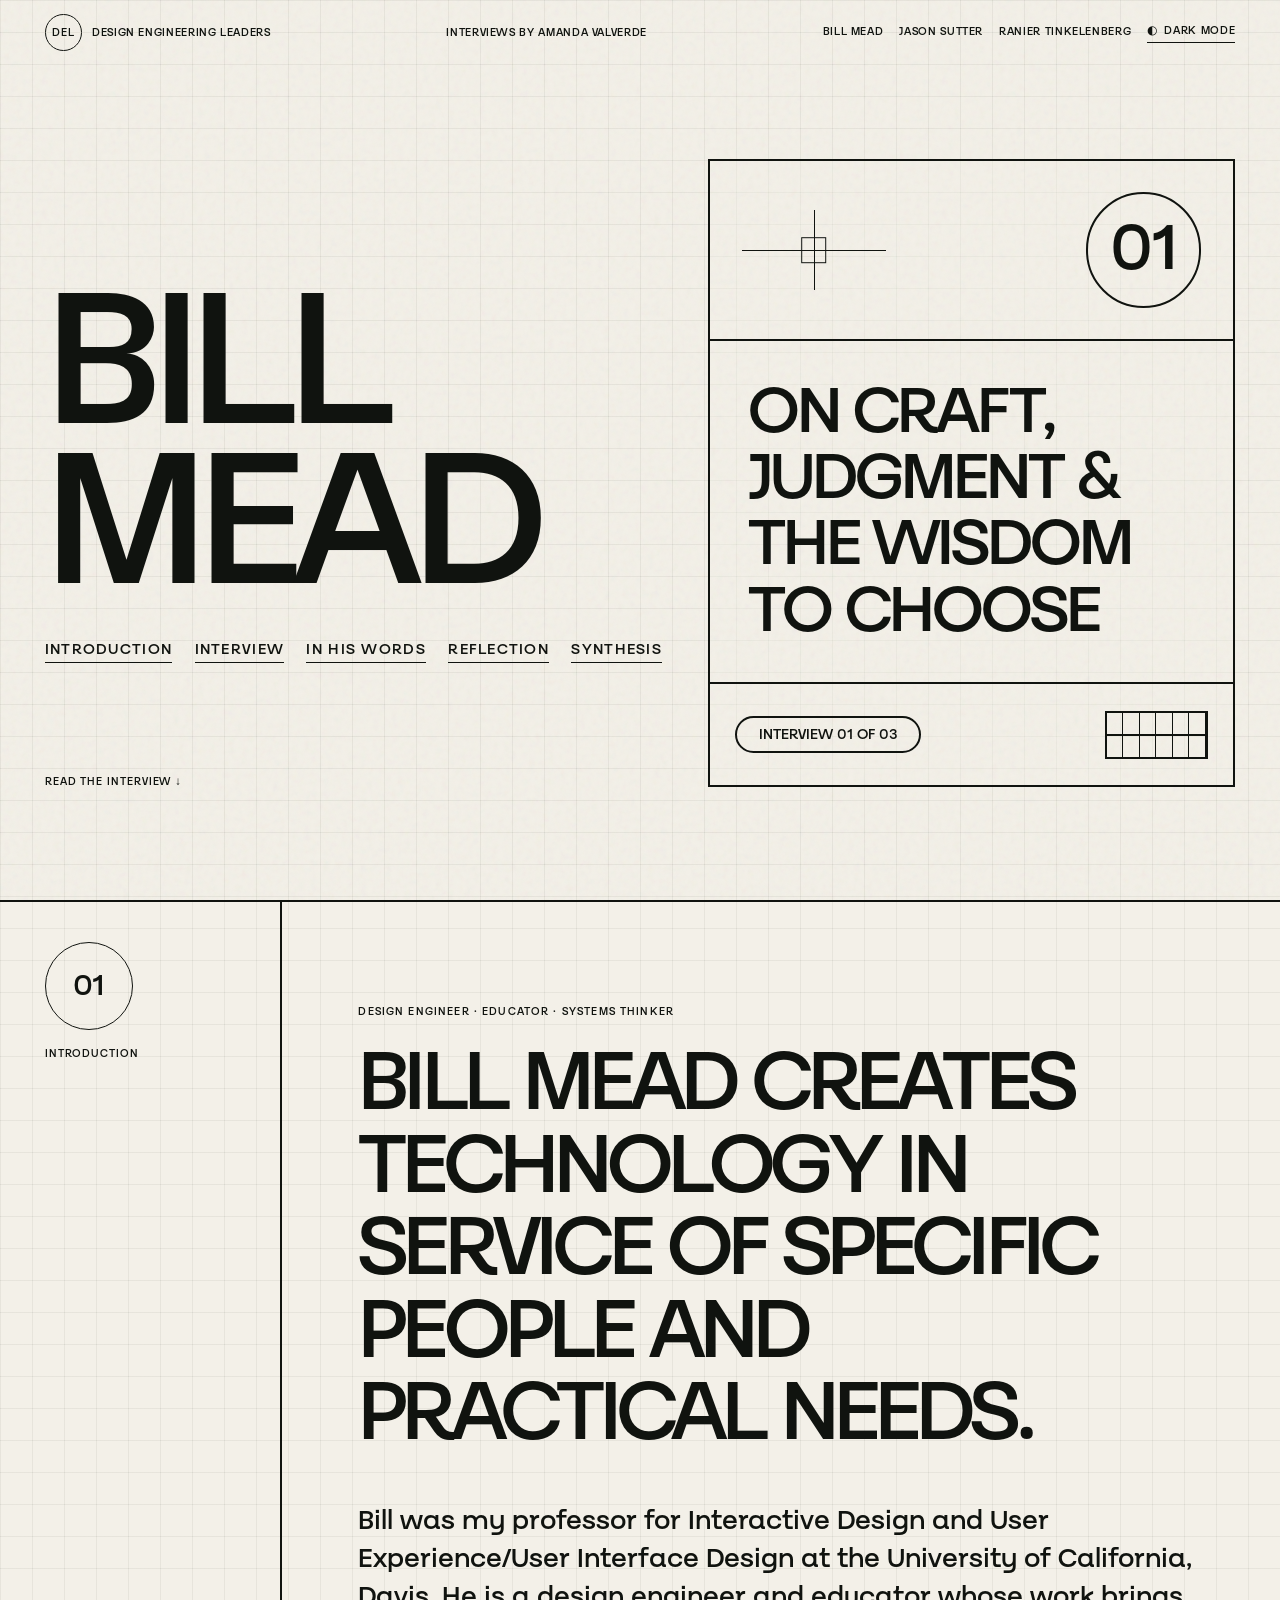
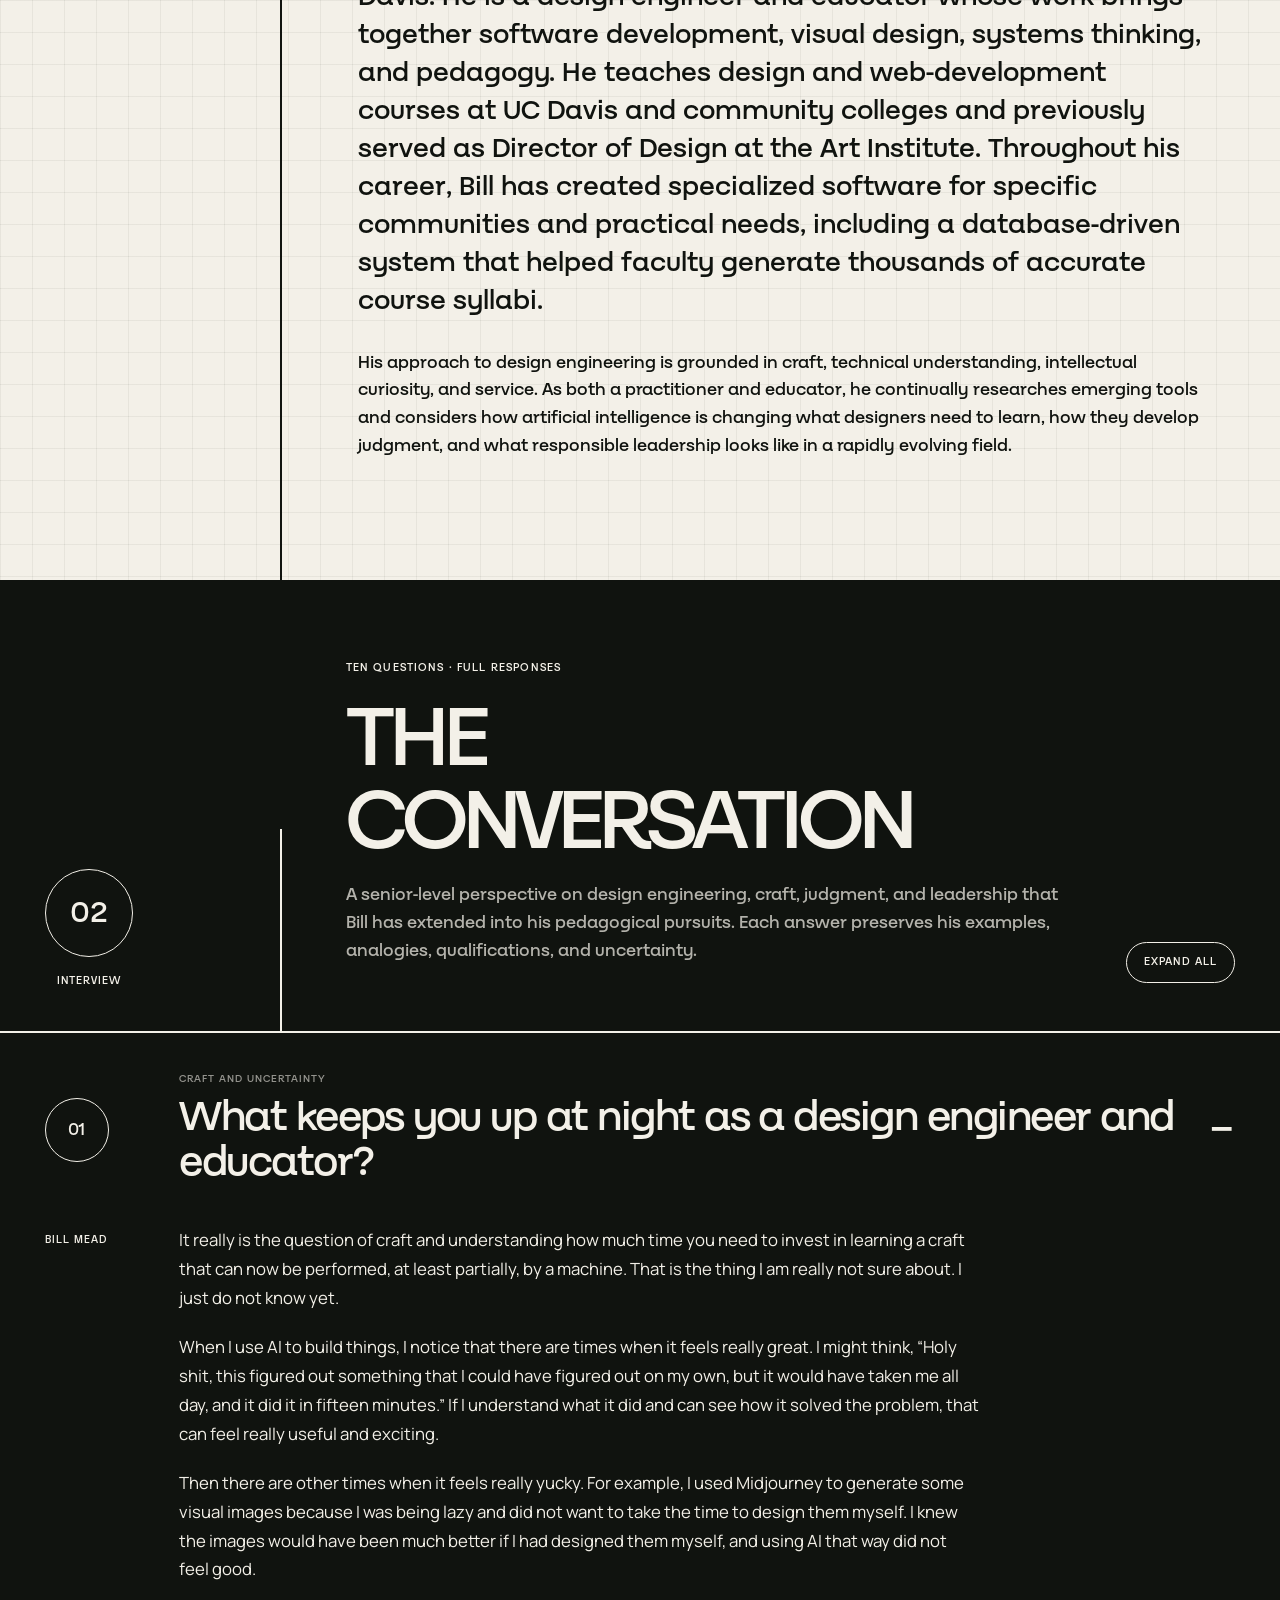
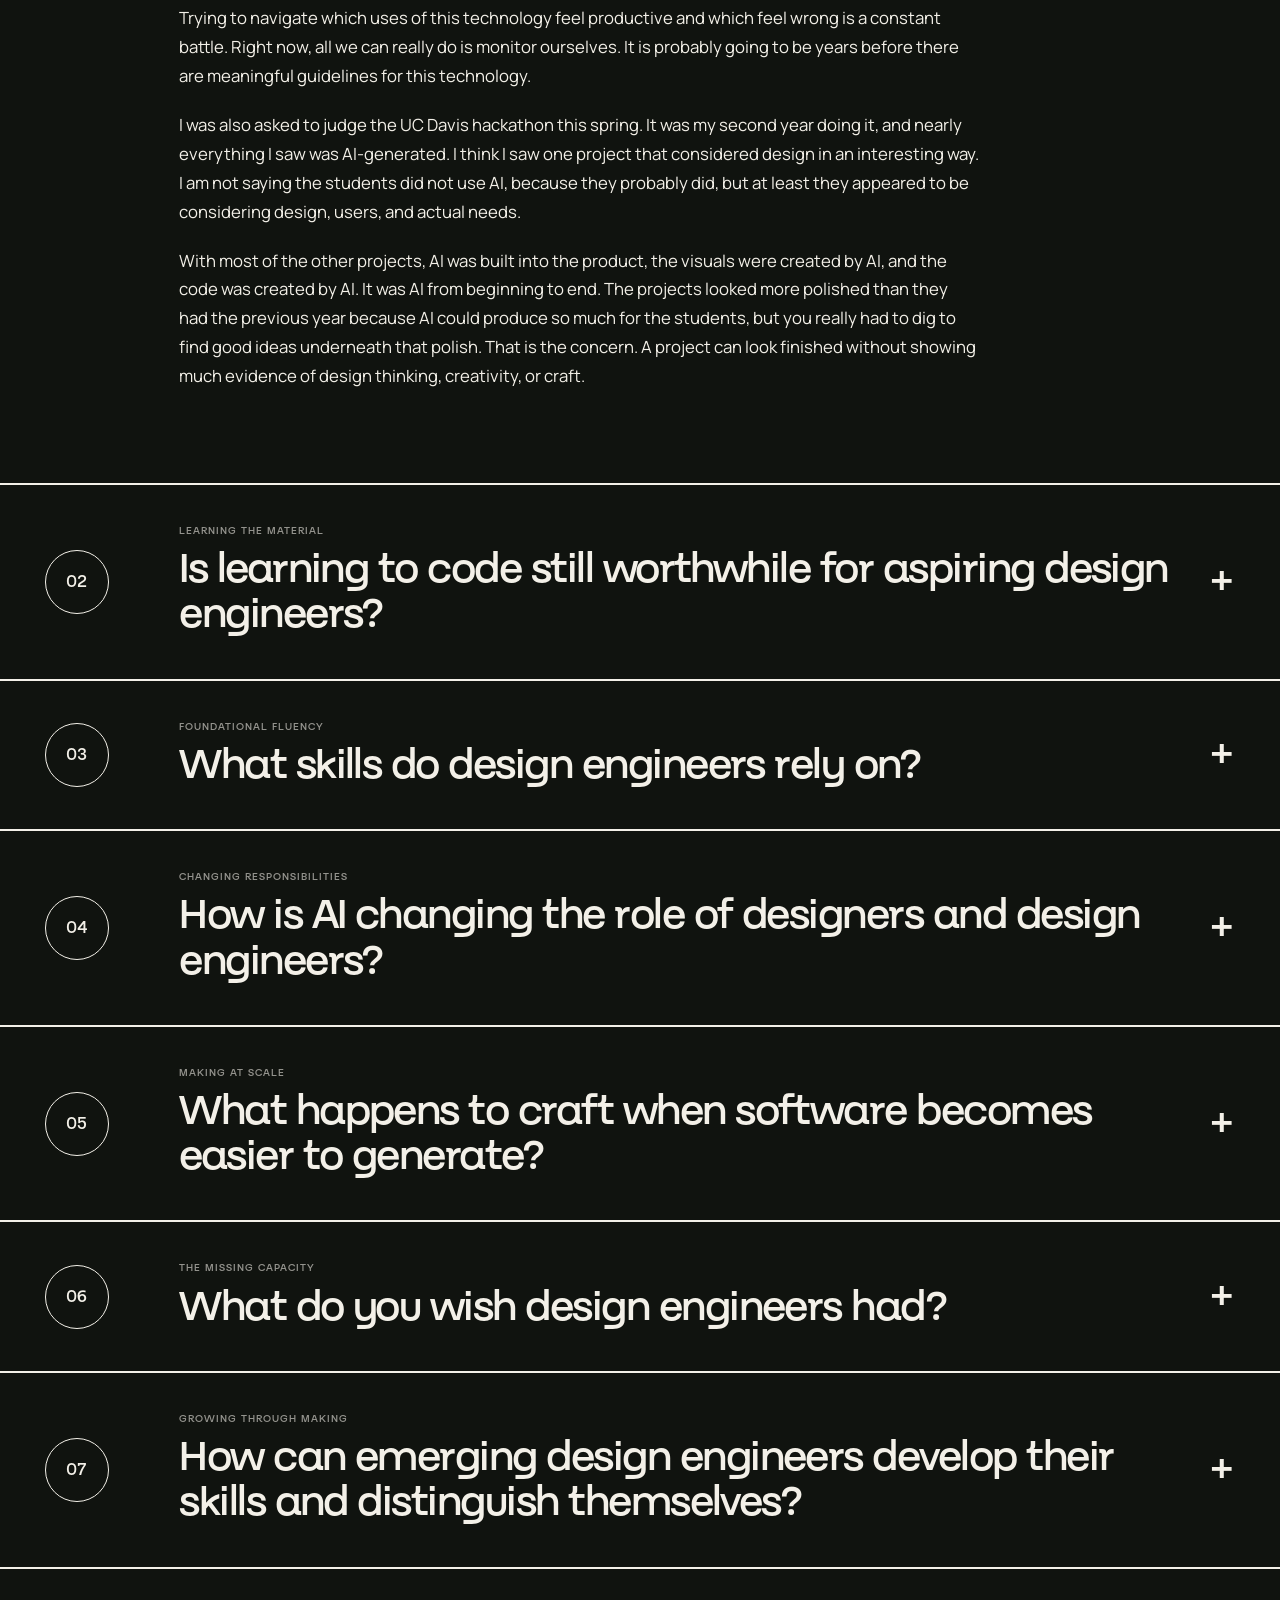
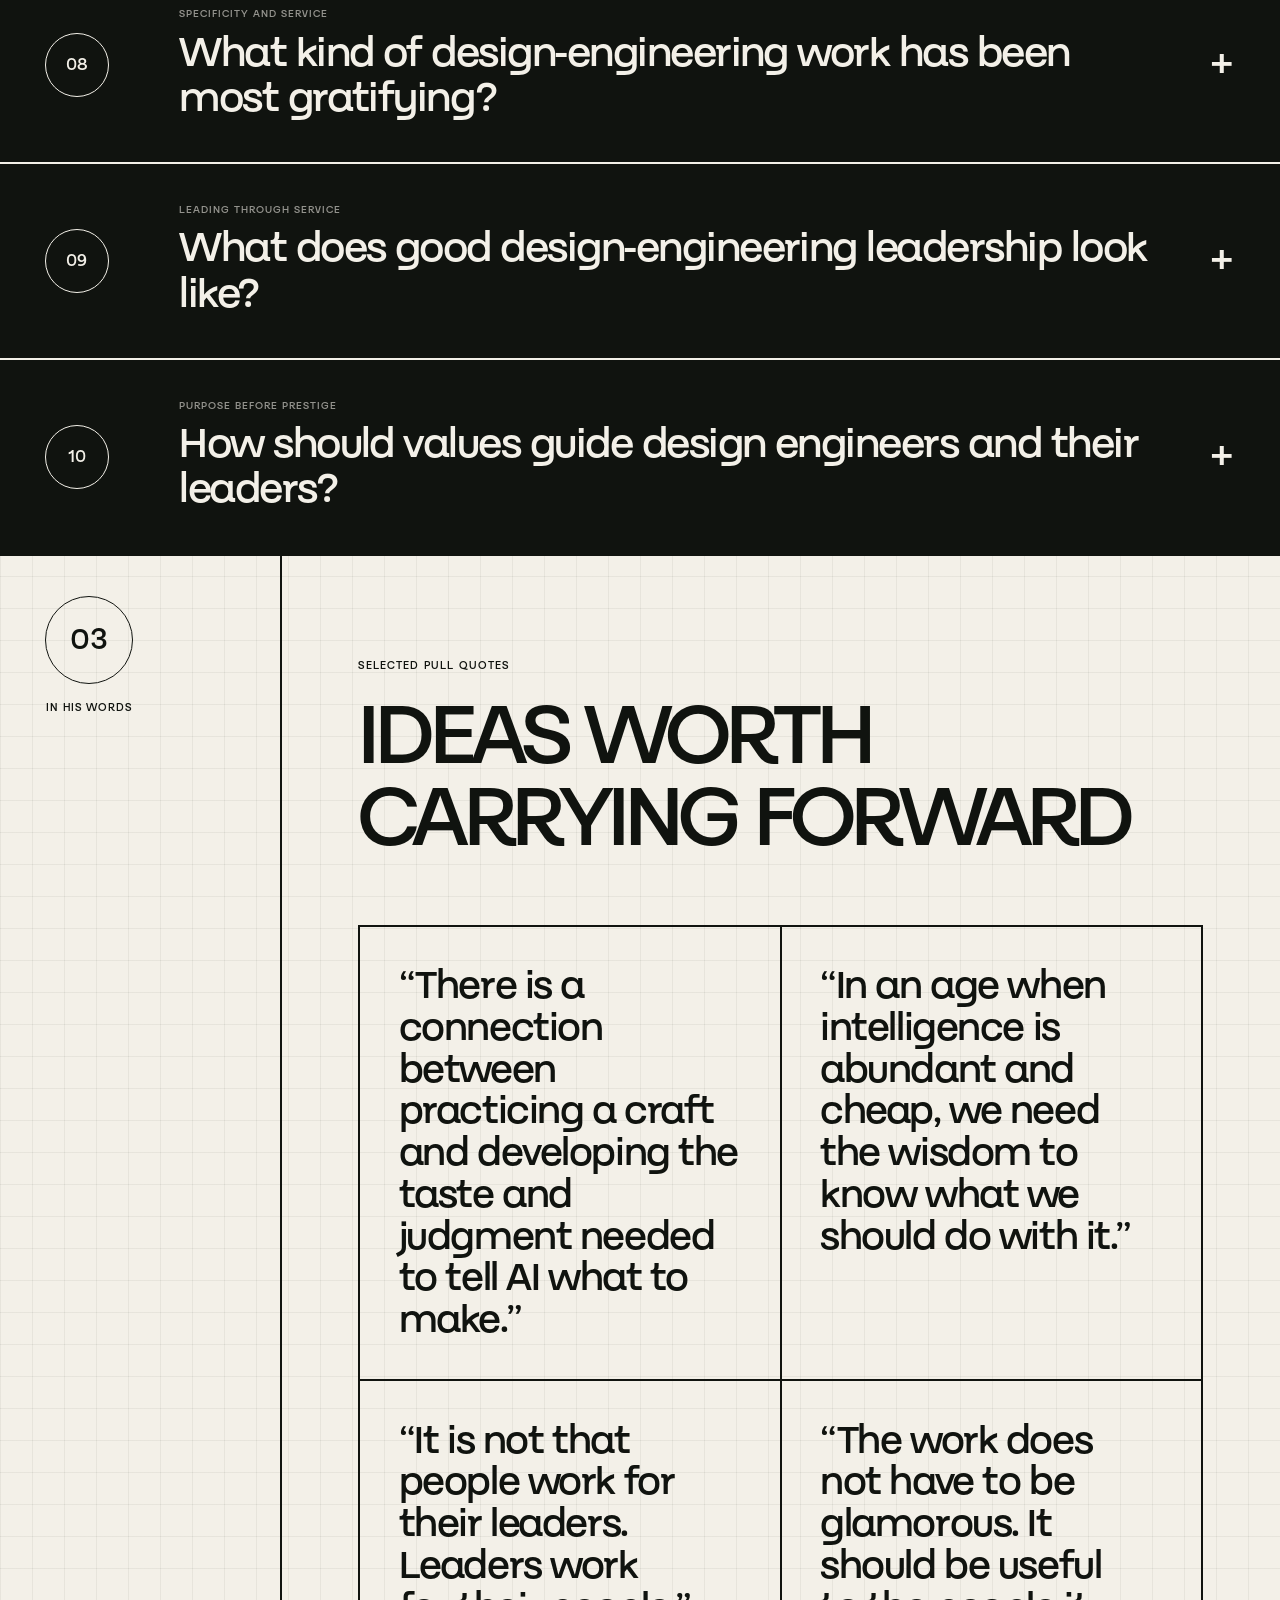
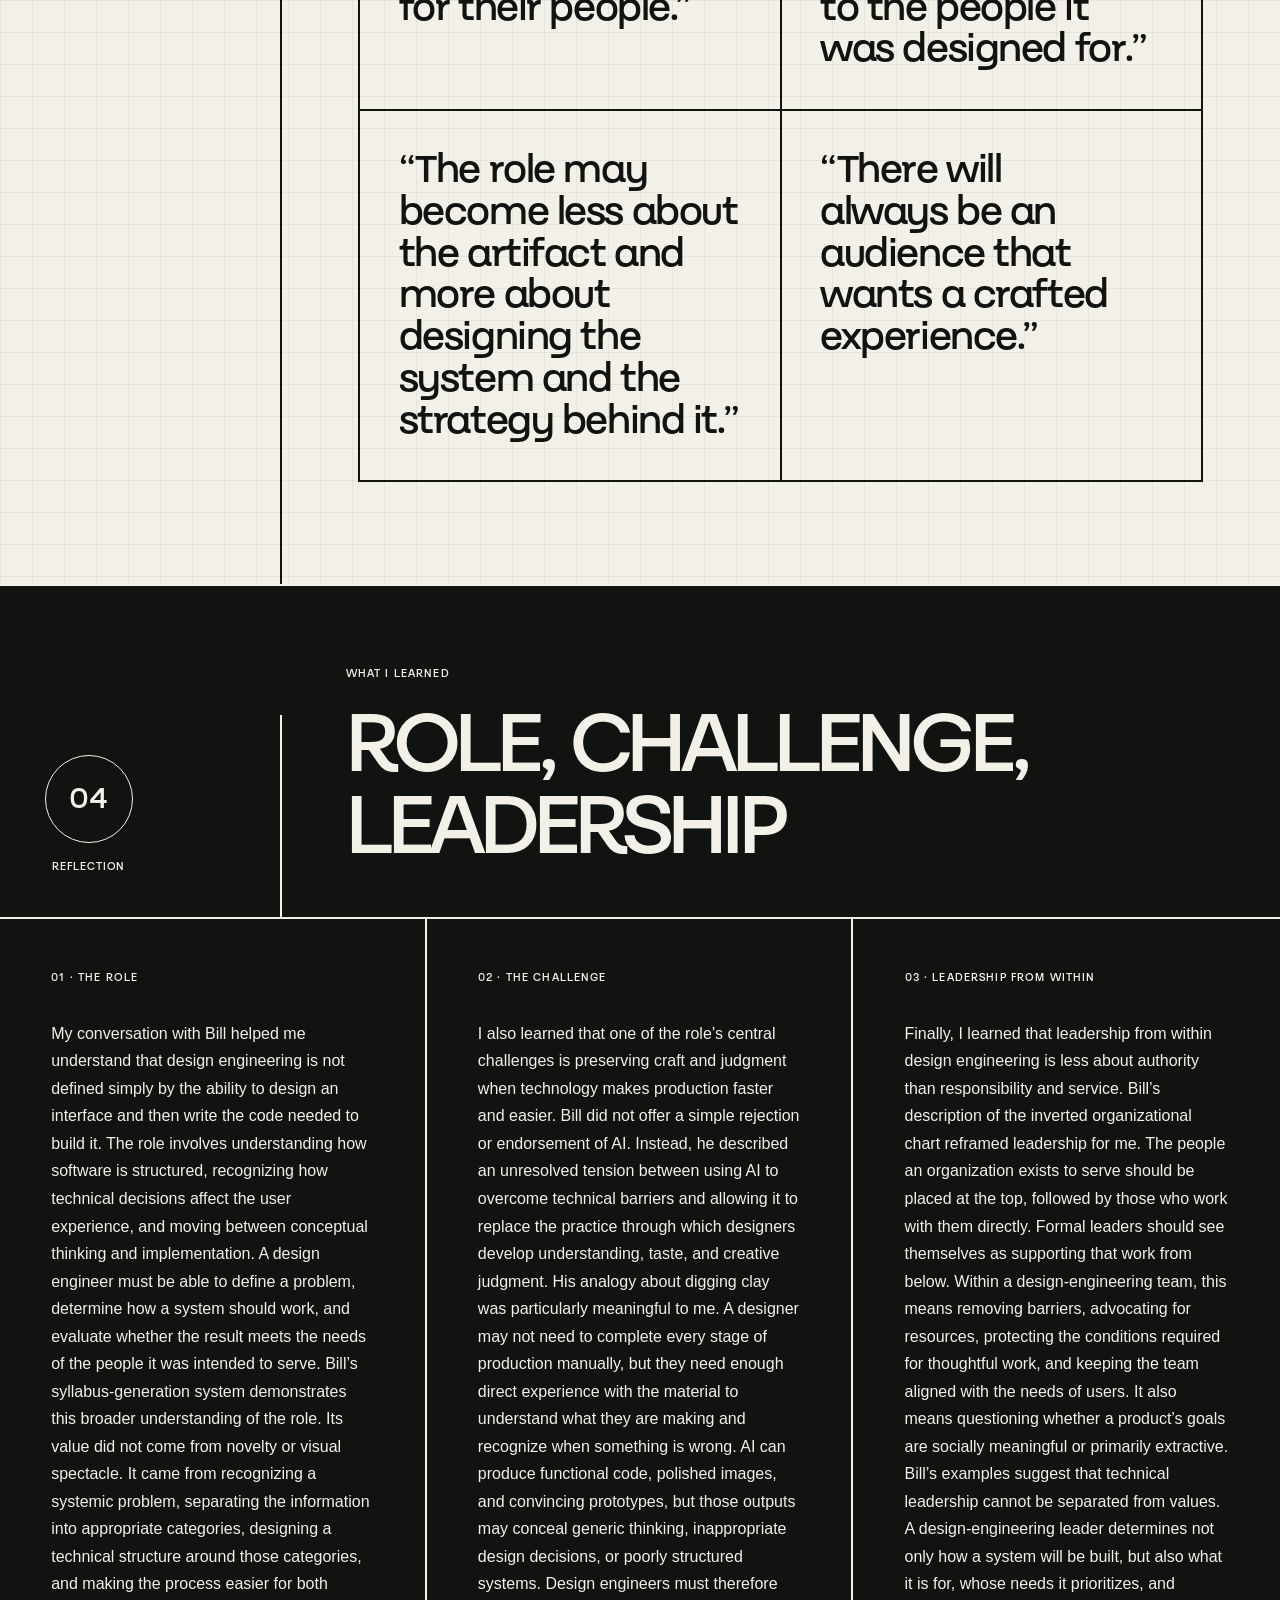
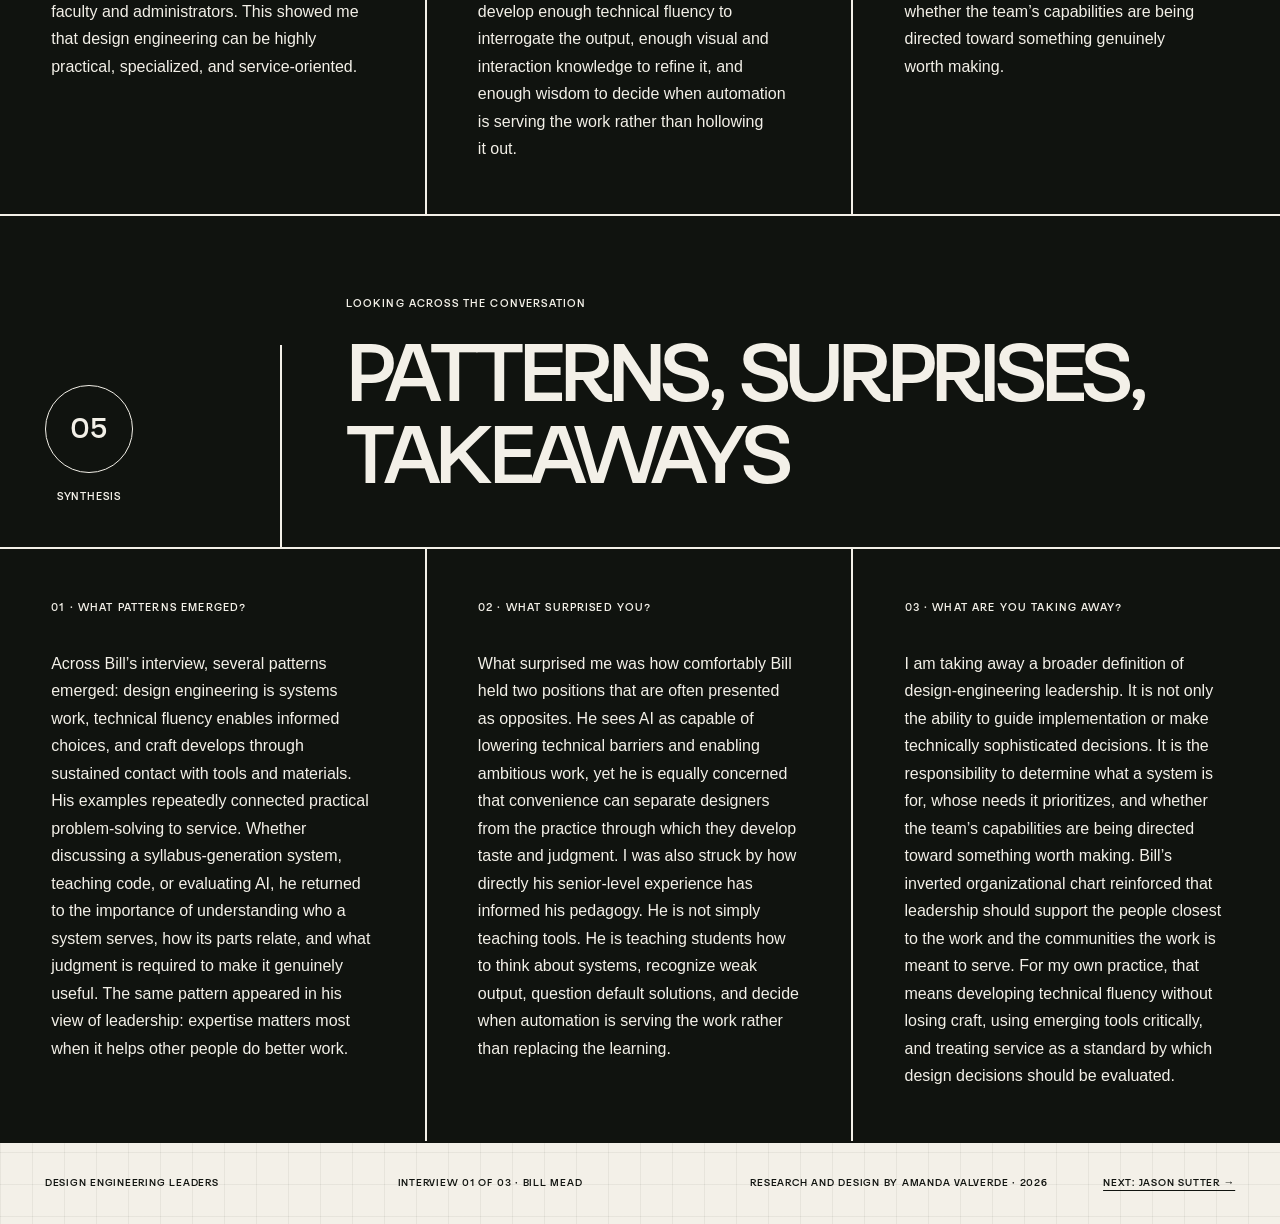
<file: index.html>
<!doctype html>
<html lang="en">
<head>
  <meta charset="UTF-8">
  <meta name="viewport" content="width=device-width, initial-scale=1.0">
  <meta name="description" content="Amanda Valverde interviews design engineer and educator Bill Mead about craft, judgment, AI, technical fluency, and service-centered leadership.">
  <meta name="theme-color" content="#f3f0e8">
  <title>Bill Mead | Design Engineering Leaders</title>
  <link rel="stylesheet" href="styles.css">
  <script src="script.js" defer></script>
</head>
<body>
  <a class="skip-link" href="#main">Skip to interview</a>

  <header class="site-header" data-header>
    <a class="brand" href="#top" aria-label="Design Engineering Leaders, back to top">
      <span>DEL</span>
      <span>Design Engineering Leaders</span>
    </a>
    <p class="header-credit">INTERVIEWS BY AMANDA VALVERDE</p>
    <button class="menu-button" type="button" aria-expanded="false" aria-controls="site-nav">
      <span>Menu</span><span aria-hidden="true">+</span>
    </button>
    <nav id="site-nav" class="site-nav" aria-label="Primary navigation">
      <a href="#top" aria-current="page">Bill Mead</a>
      <a href="jason-sutter.html">Jason Sutter</a>
      <a href="ranier-tinkelenberg.html">Ranier Tinkelenberg</a>
      <button class="theme-toggle" type="button" data-theme-toggle aria-pressed="false"><span aria-hidden="true">◐</span><span data-theme-label>Dark mode</span></button>
    </nav>
  </header>

  <main id="main">
    <section class="hero" id="top" aria-labelledby="hero-title">
      <div class="hero-identity">
        <div class="hero-name" aria-label="Bill Mead">
          <span>BILL</span>
          <span>MEAD</span>
        </div>
        <nav class="hero-anchor-links" aria-label="Bill Mead page sections">
          <a href="#introduction">Introduction</a>
          <a href="#interview">Interview</a>
          <a href="#in-his-words">In his words</a>
          <a href="#reflection">Reflection</a>
          <a href="#synthesis">Synthesis</a>
        </nav>
        <a class="scroll-cue" href="#introduction">Read the interview <span aria-hidden="true">↓</span></a>
      </div>

      <div class="hero-module">
        <div class="module-top">
          <span class="crosshair" aria-hidden="true"><i></i></span>
          <span class="issue-number">01</span>
        </div>
        <div class="module-title">
          <h1 id="hero-title">On craft,<br>judgment &amp;<br>the wisdom<br>to choose</h1>
        </div>
        <div class="module-bottom">
          <span class="interview-label">Interview 01 of 03</span>
          <span class="mini-grid" aria-hidden="true"></span>
        </div>
      </div>

    </section>

    <section class="introduction ruled-section" id="introduction" aria-labelledby="intro-title">
      <div class="section-marker">
        <span>01</span>
        <p>Introduction</p>
      </div>
      <div class="intro-copy">
        <p class="eyebrow">Design engineer · Educator · Systems thinker</p>
        <h2 id="intro-title">Bill Mead creates technology in service of specific people and practical needs.</h2>
        <p class="standfirst">Bill was my professor for Interactive Design and User Experience/User Interface Design at the University of California, Davis. He is a design engineer and educator whose work brings together software development, visual design, systems thinking, and pedagogy. He teaches design and web-development courses at UC Davis and community colleges and previously served as Director of Design at the Art Institute. Throughout his career, Bill has created specialized software for specific communities and practical needs, including a database-driven system that helped faculty generate thousands of accurate course syllabi.</p>
        <p>His approach to design engineering is grounded in craft, technical understanding, intellectual curiosity, and service. As both a practitioner and educator, he continually researches emerging tools and considers how artificial intelligence is changing what designers need to learn, how they develop judgment, and what responsible leadership looks like in a rapidly evolving field.</p>
      </div>
    </section>

    <section class="interview" id="interview" aria-labelledby="interview-title">
      <header class="interview-header">
        <div class="section-marker light-marker"><span>02</span><p>Interview</p></div>
        <div>
          <p class="eyebrow">Ten questions · Full responses</p>
          <h2 id="interview-title">The conversation</h2>
          <p>A senior-level perspective on design engineering, craft, judgment, and leadership that Bill has extended into his pedagogical pursuits. Each answer preserves his examples, analogies, qualifications, and uncertainty.</p>
        </div>
        <button class="expand-all" type="button" data-expand-all aria-pressed="false">Expand all</button>
      </header>

      <div class="question-list">
        <article class="question-card">
          <button class="question-toggle" type="button" aria-expanded="true" aria-controls="answer-01">
            <span class="question-number">01</span>
            <span class="question-copy"><small>Craft and uncertainty</small>What keeps you up at night as a design engineer and educator?</span>
            <span class="toggle-mark" aria-hidden="true">−</span>
          </button>
          <div class="answer" id="answer-01">
            <p class="speaker">Bill Mead</p>
            <p>It really is the question of craft and understanding how much time you need to invest in learning a craft that can now be performed, at least partially, by a machine. That is the thing I am really not sure about. I just do not know yet.</p>
            <p>When I use AI to build things, I notice that there are times when it feels really great. I might think, “Holy shit, this figured out something that I could have figured out on my own, but it would have taken me all day, and it did it in fifteen minutes.” If I understand what it did and can see how it solved the problem, that can feel really useful and exciting.</p>
            <p>Then there are other times when it feels really yucky. For example, I used Midjourney to generate some visual images because I was being lazy and did not want to take the time to design them myself. I knew the images would have been much better if I had designed them myself, and using AI that way did not feel good.</p>
            <p>Trying to navigate which uses of this technology feel productive and which feel wrong is a constant battle. Right now, all we can really do is monitor ourselves. It is probably going to be years before there are meaningful guidelines for this technology.</p>
            <p>I was also asked to judge the UC Davis hackathon this spring. It was my second year doing it, and nearly everything I saw was AI-generated. I think I saw one project that considered design in an interesting way. I am not saying the students did not use AI, because they probably did, but at least they appeared to be considering design, users, and actual needs.</p>
            <p>With most of the other projects, AI was built into the product, the visuals were created by AI, and the code was created by AI. It was AI from beginning to end. The projects looked more polished than they had the previous year because AI could produce so much for the students, but you really had to dig to find good ideas underneath that polish. That is the concern. A project can look finished without showing much evidence of design thinking, creativity, or craft.</p>
          </div>
        </article>

        <article class="question-card">
          <button class="question-toggle" type="button" aria-expanded="false" aria-controls="answer-02">
            <span class="question-number">02</span>
            <span class="question-copy"><small>Learning the material</small>Is learning to code still worthwhile for aspiring design engineers?</span>
            <span class="toggle-mark" aria-hidden="true">+</span>
          </button>
          <div class="answer" id="answer-02" hidden>
            <p class="speaker">Bill Mead</p>
            <p>I wonder about that too. I do not really know, and I think it is still too early to have a definitive answer.</p>
            <p>My sense is that if you really want to do this work, then yes, you need to understand how to architect software. You need to know how to make decisions. You need to know how to get AI to code something the way you want it coded, how to make it follow your style guide, and how you want the code organized. There is a lot of higher-level knowledge involved, even if you are no longer writing every line manually.</p>
            <p>I was talking to Eric Howard, who owns Direct Message in Sacramento. He is a software engineer, designer, and artist. He used an analogy about pottery. If you are going to make pottery, do you need to go out and dig the clay yourself, or can you go to the store and buy the clay?</p>
            <p>I understand that argument. You do not necessarily need to perform every preliminary task yourself. On the other hand, when we are teaching students, I think they still need to dig some of the clay to understand clay. There is a certain amount of the process that you have to experience yourself. The difficult question is how much.</p>
            <p>There is a connection between learning a craft, practicing it, and putting in the hard effort. I watched a video about a band discussing its most famous song. One of the musicians explained that the beginning of the song originated as a finger exercise he used to warm up on the guitar. The rest of the band heard it and thought it sounded interesting, and it eventually became the opening of their most famous song.</p>
            <p>That idea came out of practice. If you are not doing those exercises and engaging directly with the material, how do you develop the taste and judgment necessary to recognize what is interesting? How do you know what to ask an AI system to make? There is a connection between technical practice and judgment, although I do not yet know exactly where that connection lies or how much foundational practice a person needs.</p>
          </div>
        </article>

        <article class="question-card">
          <button class="question-toggle" type="button" aria-expanded="false" aria-controls="answer-03">
            <span class="question-number">03</span>
            <span class="question-copy"><small>Foundational fluency</small>What skills do design engineers rely on?</span>
            <span class="toggle-mark" aria-hidden="true">+</span>
          </button>
          <div class="answer" id="answer-03" hidden>
            <p class="speaker">Bill Mead</p>
            <p>Understanding how software is made at a very fundamental level is extremely important. How do you divide the files? How do you architect an application? What strategies do you use to build the individual pieces and put them together?</p>
            <p>From an engineering perspective, that is the knowledge that AI is likely to handle at only a basic or average level. It will often do the bare minimum. It will move toward the middle or the mean. The result will be “meh” unless somebody with more knowledge provides direction and recognizes where it is going wrong.</p>
            <p>I was recently talking to Matthew Kwan, another graduate of the design department. He said he lets Claude Code do everything, but he cannot read the code because it generates everything in React. I will not let it do that. I tell it I want plain vanilla JavaScript because I want to understand what it is doing and be able to figure out where it has gone wrong.</p>
            <p>In a project I am working on now, I was asking the tool to make both functional and stylistic changes. It was very good at the functional changes. The functionality worked, and I did not have to spend much time looking at that part of the code. The styling changes, however, were much more difficult for it. It did not get them right at least half of the time, and this was just CSS. I had to go into the code and correct the CSS myself.</p>
            <p>In another project, I only wanted to center an element on the screen. All it needed was a width and <code>margin: auto</code>. That was essentially two lines of code, but the AI was doing backflips trying to center this one element. Because I understood CSS, I could recognize that it was overcomplicating a simple problem and fix it myself.</p>
            <p>The technology is improving, and it is considerably better than it was a year ago. Even so, it still does not consistently make good visual and stylistic decisions. Design engineers need enough technical knowledge to understand the output, diagnose problems, and correct the work when the tool does something unnecessary or inappropriate.</p>
          </div>
        </article>

        <article class="question-card">
          <button class="question-toggle" type="button" aria-expanded="false" aria-controls="answer-04">
            <span class="question-number">04</span>
            <span class="question-copy"><small>Changing responsibilities</small>How is AI changing the role of designers and design engineers?</span>
            <span class="toggle-mark" aria-hidden="true">+</span>
          </button>
          <div class="answer" id="answer-04" hidden>
            <p class="speaker">Bill Mead</p>
            <p>I recently watched a video from a senior UX/UI designer who had been doing this work for about fifteen years. She was considering leaving her position because her role had changed so dramatically.</p>
            <p>For years, the product managers would outline the goals of a project. The UX/UI designers would develop the specifications for how the product should look and behave, and then the work would go to the developers to build. Now, product managers can quickly generate prototypes themselves.</p>
            <p>The problem is that the prototypes are often not very good. They may use the branding incorrectly or fail to follow the organization’s design system because the product managers have never needed to know those things. They have not previously been responsible for that part of the process.</p>
            <p>This designer said her role had become more like a consultant. A product manager would generate the beginning of a prototype, and then she would have to explain that it did not follow the brand guidelines or the established design system. She described herself as becoming the “brand police.”</p>
            <p>She was frustrated because she did not get to design anything anymore. Other people were producing the initial work, but they were not doing it very well. She felt as if she were constantly slowing down the process because the product managers could generate something very quickly, while she had to say, “Hold your horses. This needs to be fixed.” She would ultimately have to rebuild much of what they had made. That was not especially creative or enjoyable, but it was necessary.</p>
            <p>I thought her perspective showed both sides of the problem. These tools allow people to iterate and create faster, but the ability to create something quickly does not mean they know what to create. Having the discipline and knowledge to determine what should be made is probably still the most important part.</p>
            <p>I think the work of designers may become less focused on the individual artifact and what it looks like. It may become more focused on designing the system, developing the design strategy, and defining a design system that other people or tools can implement.</p>
            <p>More than ever, designers are going to be needed. If you watch people who promote AI tools, they often demonstrate them by creating Tetris, Snake, a Twitter clone, or something else that already exists in thousands of forms. AI can reproduce those familiar patterns because it has many examples.</p>
            <p>Designers, however, solve unique problems created by particular business propositions, users, and circumstances. Those situations involve questions that AI does not already have answers to. There are still problems that need to be identified, framed, understood, and solved. Designers will be needed for those things.</p>
          </div>
        </article>

        <article class="question-card">
          <button class="question-toggle" type="button" aria-expanded="false" aria-controls="answer-05">
            <span class="question-number">05</span>
            <span class="question-copy"><small>Making at scale</small>What happens to craft when software becomes easier to generate?</span>
            <span class="toggle-mark" aria-hidden="true">+</span>
          </button>
          <div class="answer" id="answer-05" hidden>
            <p class="speaker">Bill Mead</p>
            <p>I think that is a very valid concern, and I do think there will be a trend in that direction.</p>
            <p>The analogy I like to use is furniture. If you think about furniture made a hundred years ago, such as Shaker furniture, there was a highly developed craft involved in making it. Today, 90 percent of us will go to IKEA or Target and buy a table. It is not necessarily a beautifully crafted table, but it serves its purpose.</p>
            <p>However, if you are Apple and you are developing an Apple Store, you are probably not furnishing it with tables from IKEA. Someone is designing and fabricating those objects specifically for that environment.</p>
            <p>We are likely going to make and use much more software, and a large percentage of it will not be well crafted. That does not mean there will no longer be a need for well-crafted software.</p>
            <p>My wife is currently volunteering to photograph garments for a weaving competition. We were discussing the garments at dinner, and she described how beautiful they were. Before machines automated the production of inexpensive clothing, weaving and garment-making were highly developed crafts. People became extraordinarily skilled and fast at making those things. Then the machines came along and completely transformed the process.</p>
            <p>It struck me that this is a metaphor for exactly what is happening with software. There is a craft on the coding side of software, although that craft can be difficult to communicate because users ideally never see the code. They do not know whether the underlying code is well crafted.</p>
            <p>In terms of design, however, there is a recognizable difference between a Porsche and a Toyota RAV4 in the quality of the design and craftsmanship. There will always be an audience that wants a crafted experience.</p>
            <p>At the same time, almost all the software I have made has been for a very niche audience. That type of software is going to explode because people can now create unusual or highly personalized products that might not be intended for anyone but themselves. They can potentially make those products in an afternoon, and that is exciting.</p>
            <p>If you are a small business, you may not need an enormous Salesforce package with millions of features. If you only need a system for creating invoices, you might be able to make software that performs exactly that function without paying for a massive enterprise product. There may be many opportunities for designers in that space because people will not necessarily know how to begin defining or designing those products, even when the software itself becomes easier to build.</p>
          </div>
        </article>

        <article class="question-card quote-question">
          <button class="question-toggle" type="button" aria-expanded="false" aria-controls="answer-06">
            <span class="question-number">06</span>
            <span class="question-copy"><small>The missing capacity</small>What do you wish design engineers had?</span>
            <span class="toggle-mark" aria-hidden="true">+</span>
          </button>
          <div class="answer" id="answer-06" hidden>
            <p class="speaker">Bill Mead</p>
            <p class="answer-lede">I think the real answer is wisdom.</p>
            <p>We can think of AI as a genie in a bottle. You rub the lamp, the genie comes out, and you ask it to grant your wishes. We have versions of those stories across many cultures, and how often do the wishes go wrong?</p>
            <p>When I encountered those stories as a kid, I always thought that if I had a genie, I would ask good questions. I would ask for the right things. I would not fall into the trap of asking for something that would create terrible consequences.</p>
            <p>As an adult, I think the chances that I would actually be the one person capable of asking for exactly the right things are probably quite low.</p>
            <p>We now live in an age when information, or “intelligence” in quotation marks, is abundant and inexpensive. What we need is the wisdom to determine what we should do with it. What should we ask from the genie in the bottle? What should we choose not to ask for? What will the consequences be?</p>
            <p>That is what I wish designers had, or what I hope they will develop: the wisdom to determine how we should use these technologies.</p>
          </div>
        </article>

        <article class="question-card">
          <button class="question-toggle" type="button" aria-expanded="false" aria-controls="answer-07">
            <span class="question-number">07</span>
            <span class="question-copy"><small>Growing through making</small>How can emerging design engineers develop their skills and distinguish themselves?</span>
            <span class="toggle-mark" aria-hidden="true">+</span>
          </button>
          <div class="answer" id="answer-07" hidden>
            <p class="speaker">Bill Mead</p>
            <p>Come up with a passion project, an application, or something else you find genuinely interesting. See whether you can build it and make it look and function the way you want it to look and function. Use some of these tools to help with the coding and see how far you can get.</p>
            <p>At the very least, the design side of design engineering has a lot of opportunity. The fact that you may not need to know as much code as you once did could be an advantage. You can take the pieces you do know and use them to build something.</p>
            <p>I still do not know exactly how much technical foundation a person needs, but you should know enough to understand what the tool is doing and identify where it is going wrong. That is why I ask AI to produce plain JavaScript rather than code I cannot understand. I want to retain the ability to evaluate and modify the work.</p>
            <p>Your music-transposition application and ASL-learning application are great examples of projects to continue developing. They are based on specific interests and genuine needs. Mapping sign language through a camera involves difficult visual and mathematical problems. Even if the prototype is imperfect, it shows that you are engaging with something challenging.</p>
            <p>Hiring managers are probably tired of seeing the same grocery-list applications and redesigned Spotify interfaces. Those projects can still teach useful skills, but personal projects based on unusual interests can help someone distinguish themselves. They also give the designer a reason to remain invested in solving the problem.</p>
            <p>It is also important to seek companies and opportunities with values that align with your own values around design, purpose, and what the work is ultimately for. Those opportunities exist. They may not be easy to find, and it may take time, but there are people who care about doing thoughtful work rather than simply producing things and making money.</p>
          </div>
        </article>

        <article class="question-card">
          <button class="question-toggle" type="button" aria-expanded="false" aria-controls="answer-08">
            <span class="question-number">08</span>
            <span class="question-copy"><small>Specificity and service</small>What kind of design-engineering work has been most gratifying?</span>
            <span class="toggle-mark" aria-hidden="true">+</span>
          </button>
          <div class="answer" id="answer-08" hidden>
            <p class="speaker">Bill Mead</p>
            <p>Almost every software project I have created has been for a specific niche group and designed to solve a specific niche problem. That has always been gratifying, especially when I can see the product being used or use it myself.</p>
            <p>One particular example comes from my time at the Art Institute, when I was the Director of Design. I built a tool that allowed faculty to generate syllabi for their courses.</p>
            <p>An accrediting body had visited the school and discovered that the course descriptions included in faculty syllabi did not always match the official descriptions in the course catalog. Until then, the school created syllabi by passing Microsoft Word files around. An instructor might read the course description in the document, decide they did not like it, and rewrite it. The description would then no longer match the official catalog.</p>
            <p>A course syllabus is composed of approximately three types of content. First, there is information that applies to every course, such as accessibility policies and policies for students with disabilities. Second, there is information that applies to a specific course, including its official description and student learning outcomes. Third, there is information created by the instructor, such as the weekly schedule, meeting times, assignments, and contact information.</p>
            <p>I created a database-driven system that pulled in the institution-wide policies and official course information. Instructors only had to enter the information specific to themselves and the way they planned to teach the course. The system provided a simple web form and generated a completed syllabus as a PDF.</p>
            <p>Faculty loved it because they could produce their syllabi in minutes. The administration loved it because a staff member no longer had to inspect every syllabus and compare every student learning outcome with the official catalog.</p>
            <p>The dean told me I should sell the system, but I did not think there was much of a market for it. Schools are not necessarily inclined to invest money simply to save time for faculty and administrators when they cannot identify an immediate financial return. Even so, it was incredibly satisfying to make something that solved a real problem. Before the school closed, the system had generated somewhere between 5,000 and 8,000 syllabi.</p>
            <p>That is the kind of work I find meaningful. It does not have to be glamorous. It should be useful to the people for whom it was designed.</p>
          </div>
        </article>

        <article class="question-card">
          <button class="question-toggle" type="button" aria-expanded="false" aria-controls="answer-09">
            <span class="question-number">09</span>
            <span class="question-copy"><small>Leading through service</small>What does good design-engineering leadership look like?</span>
            <span class="toggle-mark" aria-hidden="true">+</span>
          </button>
          <div class="answer" id="answer-09" hidden>
            <p class="speaker">Bill Mead</p>
            <p>I look for leaders who understand that the organizational chart in most organizations is upside down.</p>
            <p>If you look at the organizational chart for UC Davis, it will place the president at the top and the students at the bottom. That structure should be reversed. The students should be at the top. The people directly beneath them should be those who work with and support the students. The president should be at the bottom.</p>
            <p>Good leaders understand that they are there to support their people. It is not that everyone else works for the leader. The leader works for their people.</p>
            <p>Leaders should keep unnecessary problems off their people’s desks so those people can do the best job possible. They should remove obstacles, secure the support their teams need, and advocate for the people doing the work.</p>
            <p>Leaders who put themselves on a pedestal, assume everyone is there because they report to them, and simply boss people around do not understand leadership.</p>
            <p>In an educational setting, for example, a strong department chair should fight for the students and the program. The chair should press the administration for the money, staffing, and resources the department needs to succeed. If enrollment grows, leadership should recognize that the program needs additional support rather than treating its growth only as a problem.</p>
            <p>Leadership requires understanding whose needs the organization exists to serve. It also requires being willing to challenge higher levels of the organization when their priorities interfere with the people and purpose of the program.</p>
          </div>
        </article>

        <article class="question-card">
          <button class="question-toggle" type="button" aria-expanded="false" aria-controls="answer-10">
            <span class="question-number">10</span>
            <span class="question-copy"><small>Purpose before prestige</small>How should values guide design engineers and their leaders?</span>
            <span class="toggle-mark" aria-hidden="true">+</span>
          </button>
          <div class="answer" id="answer-10" hidden>
            <p class="speaker">Bill Mead</p>
            <p>I recently saw an excellent interview with the CEO of Patreon. He is a musician who has been involved with bands, and he started Patreon as a way for people to connect with audiences and build communities around their creative work.</p>
            <p>He discussed the decisions Patreon has made that run against the common approach to social media. Much of social media is designed primarily to capture attention. Patreon is trying to build something that is not simply about attention. It was refreshing to see someone working with a team to make something they genuinely believe in rather than focusing strictly on enriching themselves.</p>
            <p>I also listened to an interview with the CEO of GoFundMe. The only money GoFundMe makes from many campaigns comes from optional tips people leave for the platform. The money collected for a person asking for help goes to that person unless the donor separately chooses to tip GoFundMe. Their stated purpose is to give people opportunities to help one another.</p>
            <p>Those examples interest me because they show leaders making choices based on what they believe the platform should do and whom it should serve.</p>
            <p>For designers, it is important to look for companies and opportunities that share their values around design and its purpose. There is a broad spectrum of work in the industry. At one end, people use AI to automate the production of enormous quantities of meaningless content. At the other, people are using technology to solve specific problems and create things they believe are worthwhile.</p>
            <p>The work that aligns with your values is out there. I am not saying it will be easy to find, but I think it exists. Leadership involves establishing a meaningful purpose and helping a team make decisions that remain aligned with it.</p>
          </div>
        </article>
      </div>
    </section>

    <section class="pull-quotes ruled-section" id="in-his-words" aria-labelledby="quotes-title">
      <div class="section-marker"><span>03</span><p>In his words</p></div>
      <div class="quotes-content">
        <p class="eyebrow">Selected pull quotes</p>
        <h2 id="quotes-title">Ideas worth carrying forward</h2>
        <div class="quotes-grid">
          <blockquote>“There is a connection between practicing a craft and developing the taste and judgment needed to tell AI what to make.”</blockquote>
          <blockquote>“In an age when intelligence is abundant and cheap, we need the wisdom to know what we should do with it.”</blockquote>
          <blockquote>“It is not that people work for their leaders. Leaders work for their people.”</blockquote>
          <blockquote>“The work does not have to be glamorous. It should be useful to the people it was designed for.”</blockquote>
          <blockquote>“The role may become less about the artifact and more about designing the system and the strategy behind it.”</blockquote>
          <blockquote>“There will always be an audience that wants a crafted experience.”</blockquote>
        </div>
      </div>
    </section>

    <section class="reflection" id="reflection" aria-labelledby="reflection-title">
      <header class="reflection-header">
        <div class="section-marker light-marker"><span>04</span><p>Reflection</p></div>
        <div><p class="eyebrow">What I learned</p><h2 id="reflection-title">Role, challenge, leadership</h2></div>
      </header>
      <div class="reflection-grid">
        <article><span>01 · The role</span><p>My conversation with Bill helped me understand that design engineering is not defined simply by the ability to design an interface and then write the code needed to build it. The role involves understanding how software is structured, recognizing how technical decisions affect the user experience, and moving between conceptual thinking and implementation. A design engineer must be able to define a problem, determine how a system should work, and evaluate whether the result meets the needs of the people it was intended to serve. Bill’s syllabus-generation system demonstrates this broader understanding of the role. Its value did not come from novelty or visual spectacle. It came from recognizing a systemic problem, separating the information into appropriate categories, designing a technical structure around those categories, and making the process easier for both faculty and administrators. This showed me that design engineering can be highly practical, specialized, and service-oriented.</p></article>
        <article><span>02 · The challenge</span><p>I also learned that one of the role’s central challenges is preserving craft and judgment when technology makes production faster and easier. Bill did not offer a simple rejection or endorsement of AI. Instead, he described an unresolved tension between using AI to overcome technical barriers and allowing it to replace the practice through which designers develop understanding, taste, and creative judgment. His analogy about digging clay was particularly meaningful to me. A designer may not need to complete every stage of production manually, but they need enough direct experience with the material to understand what they are making and recognize when something is wrong. AI can produce functional code, polished images, and convincing prototypes, but those outputs may conceal generic thinking, inappropriate design decisions, or poorly structured systems. Design engineers must therefore develop enough technical fluency to interrogate the output, enough visual and interaction knowledge to refine it, and enough wisdom to decide when automation is serving the work rather than hollowing it out.</p></article>
        <article><span>03 · Leadership from within</span><p>Finally, I learned that leadership from within design engineering is less about authority than responsibility and service. Bill’s description of the inverted organizational chart reframed leadership for me. The people an organization exists to serve should be placed at the top, followed by those who work with them directly. Formal leaders should see themselves as supporting that work from below. Within a design-engineering team, this means removing barriers, advocating for resources, protecting the conditions required for thoughtful work, and keeping the team aligned with the needs of users. It also means questioning whether a product’s goals are socially meaningful or primarily extractive. Bill’s examples suggest that technical leadership cannot be separated from values. A design-engineering leader determines not only how a system will be built, but also what it is for, whose needs it prioritizes, and whether the team’s capabilities are being directed toward something genuinely worth making.</p></article>
      </div>
    </section>

    <section class="reflection synthesis" id="synthesis" aria-labelledby="synthesis-title">
      <header class="reflection-header">
        <div class="section-marker light-marker"><span>05</span><p>Synthesis</p></div>
        <div><p class="eyebrow">Looking across the conversation</p><h2 id="synthesis-title">Patterns, surprises, takeaways</h2></div>
      </header>
      <div class="reflection-grid">
        <article><span>01 · What patterns emerged?</span><p>Across Bill’s interview, several patterns emerged: design engineering is systems work, technical fluency enables informed choices, and craft develops through sustained contact with tools and materials. His examples repeatedly connected practical problem-solving to service. Whether discussing a syllabus-generation system, teaching code, or evaluating AI, he returned to the importance of understanding who a system serves, how its parts relate, and what judgment is required to make it genuinely useful. The same pattern appeared in his view of leadership: expertise matters most when it helps other people do better work.</p></article>
        <article><span>02 · What surprised you?</span><p>What surprised me was how comfortably Bill held two positions that are often presented as opposites. He sees AI as capable of lowering technical barriers and enabling ambitious work, yet he is equally concerned that convenience can separate designers from the practice through which they develop taste and judgment. I was also struck by how directly his senior-level experience has informed his pedagogy. He is not simply teaching tools. He is teaching students how to think about systems, recognize weak output, question default solutions, and decide when automation is serving the work rather than replacing the learning.</p></article>
        <article><span>03 · What are you taking away?</span><p>I am taking away a broader definition of design-engineering leadership. It is not only the ability to guide implementation or make technically sophisticated decisions. It is the responsibility to determine what a system is for, whose needs it prioritizes, and whether the team’s capabilities are being directed toward something worth making. Bill’s inverted organizational chart reinforced that leadership should support the people closest to the work and the communities the work is meant to serve. For my own practice, that means developing technical fluency without losing craft, using emerging tools critically, and treating service as a standard by which design decisions should be evaluated.</p></article>
      </div>
    </section>
  </main>

  <button class="back-to-top" type="button" data-back-to-top aria-label="Back to top" aria-hidden="true" tabindex="-1"><span aria-hidden="true">↑</span></button>

  <footer>
    <p>Design Engineering Leaders</p>
    <p>Interview 01 of 03 · Bill Mead</p>
    <p>Research and design by Amanda Valverde · 2026</p>
    <a href="jason-sutter.html">Next: Jason Sutter →</a>
  </footer>
</body>
</html>
</file>
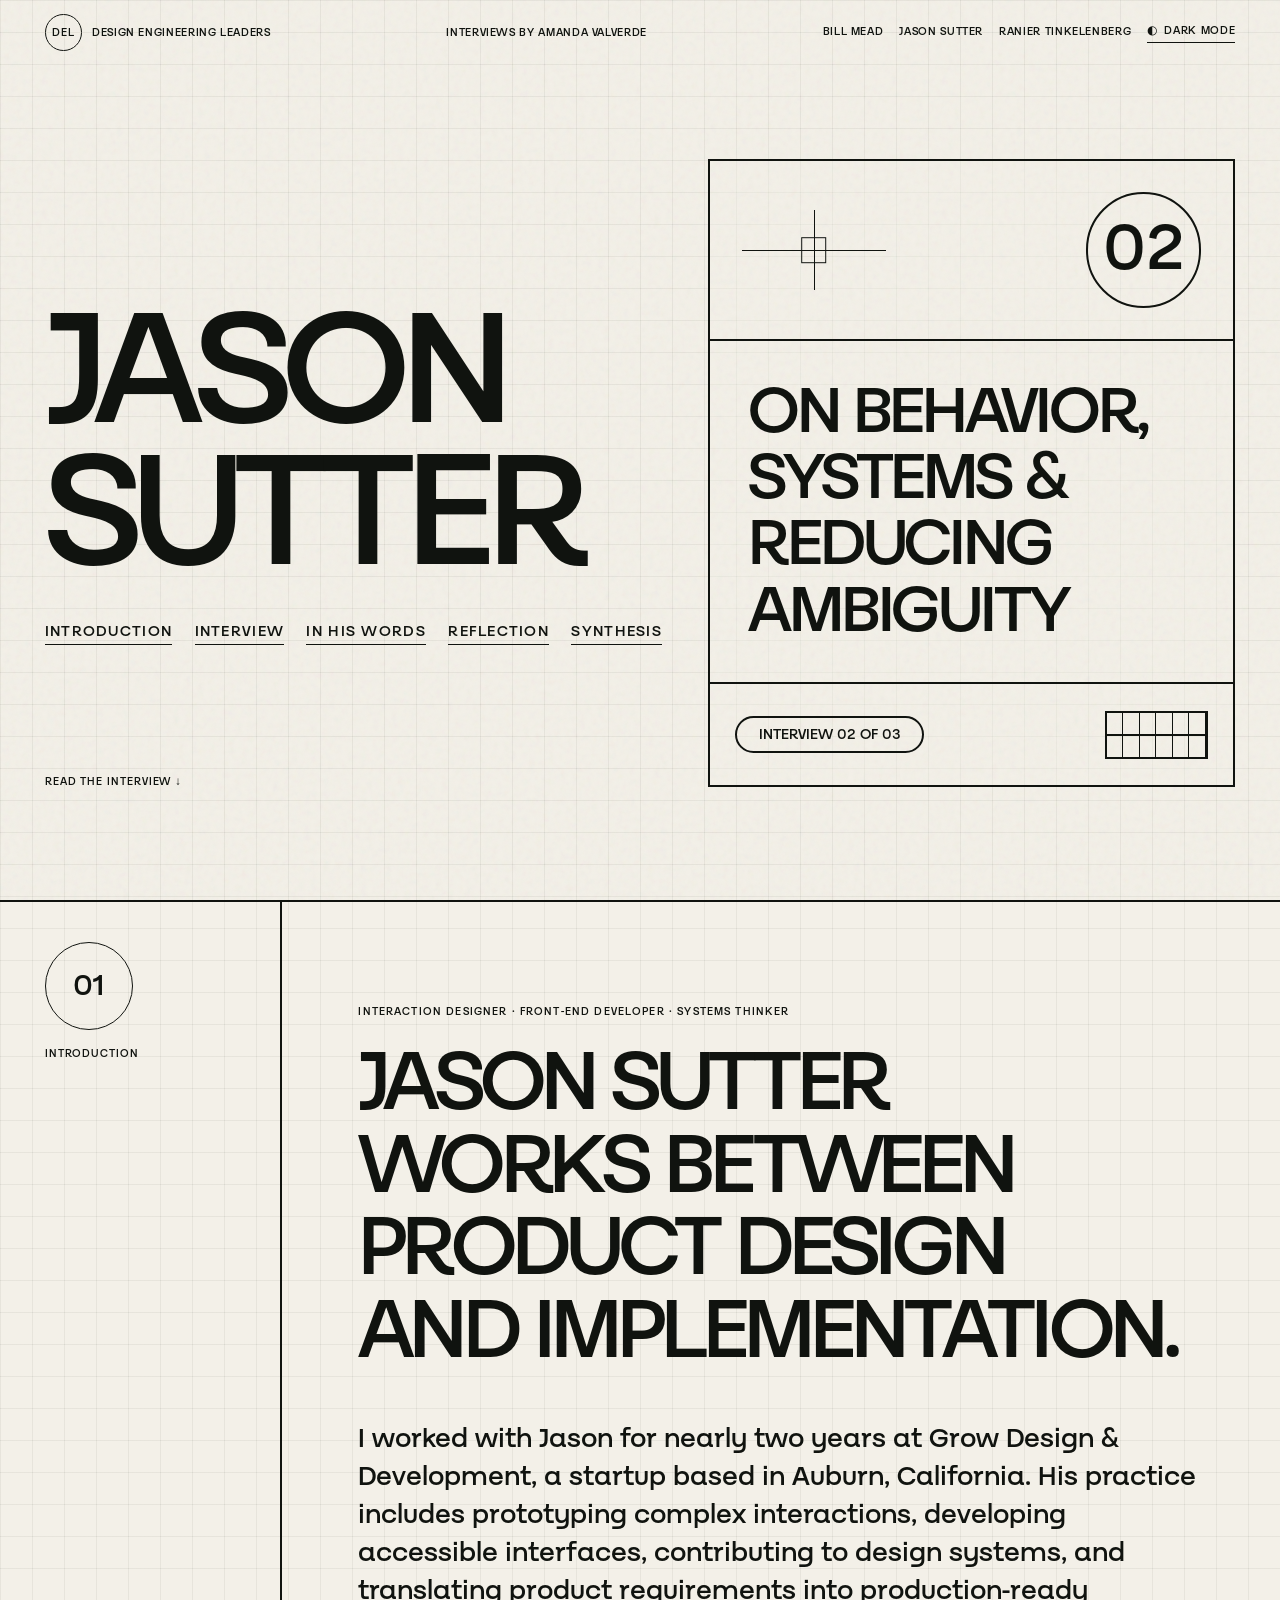
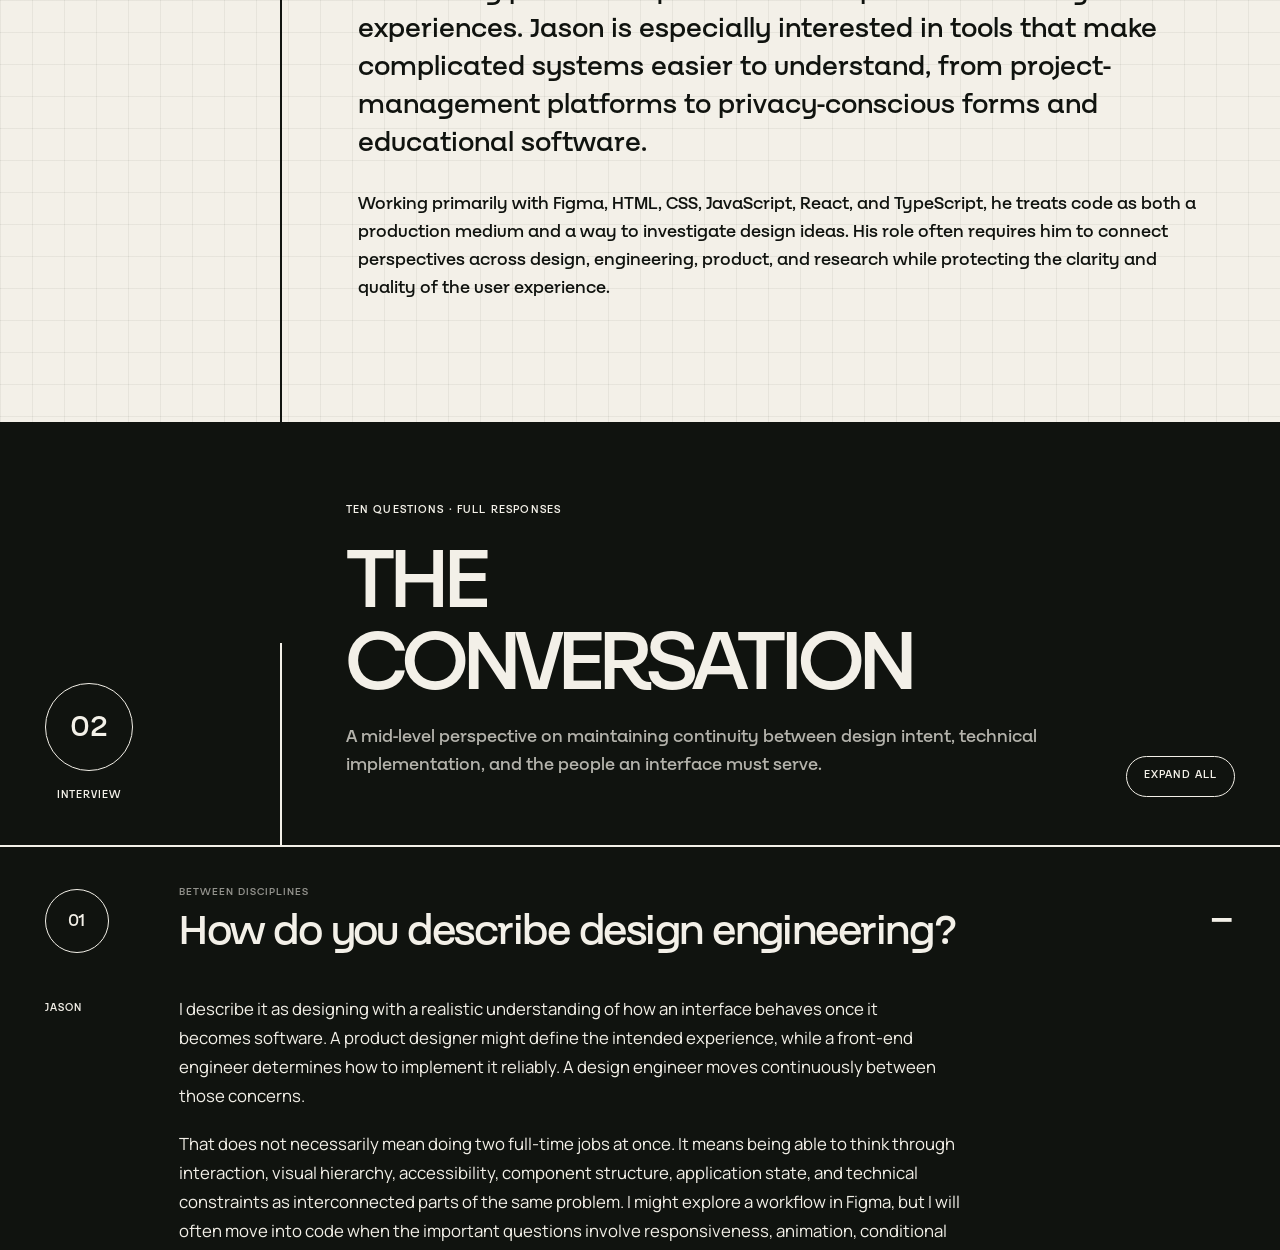
<file: alex-morgan.html>
<!doctype html>
<html lang="en">
<head>
  <meta charset="UTF-8">
  <meta name="viewport" content="width=device-width, initial-scale=1.0">
  <meta http-equiv="refresh" content="0; url=jason-sutter.html">
  <link rel="canonical" href="jason-sutter.html">
  <title>Interview 02 | Design Engineering Leaders</title>
</head>
<body>
  <p>This interview has moved to <a href="jason-sutter.html">Jason Sutter’s page</a>.</p>
</body>
</html>
</file>
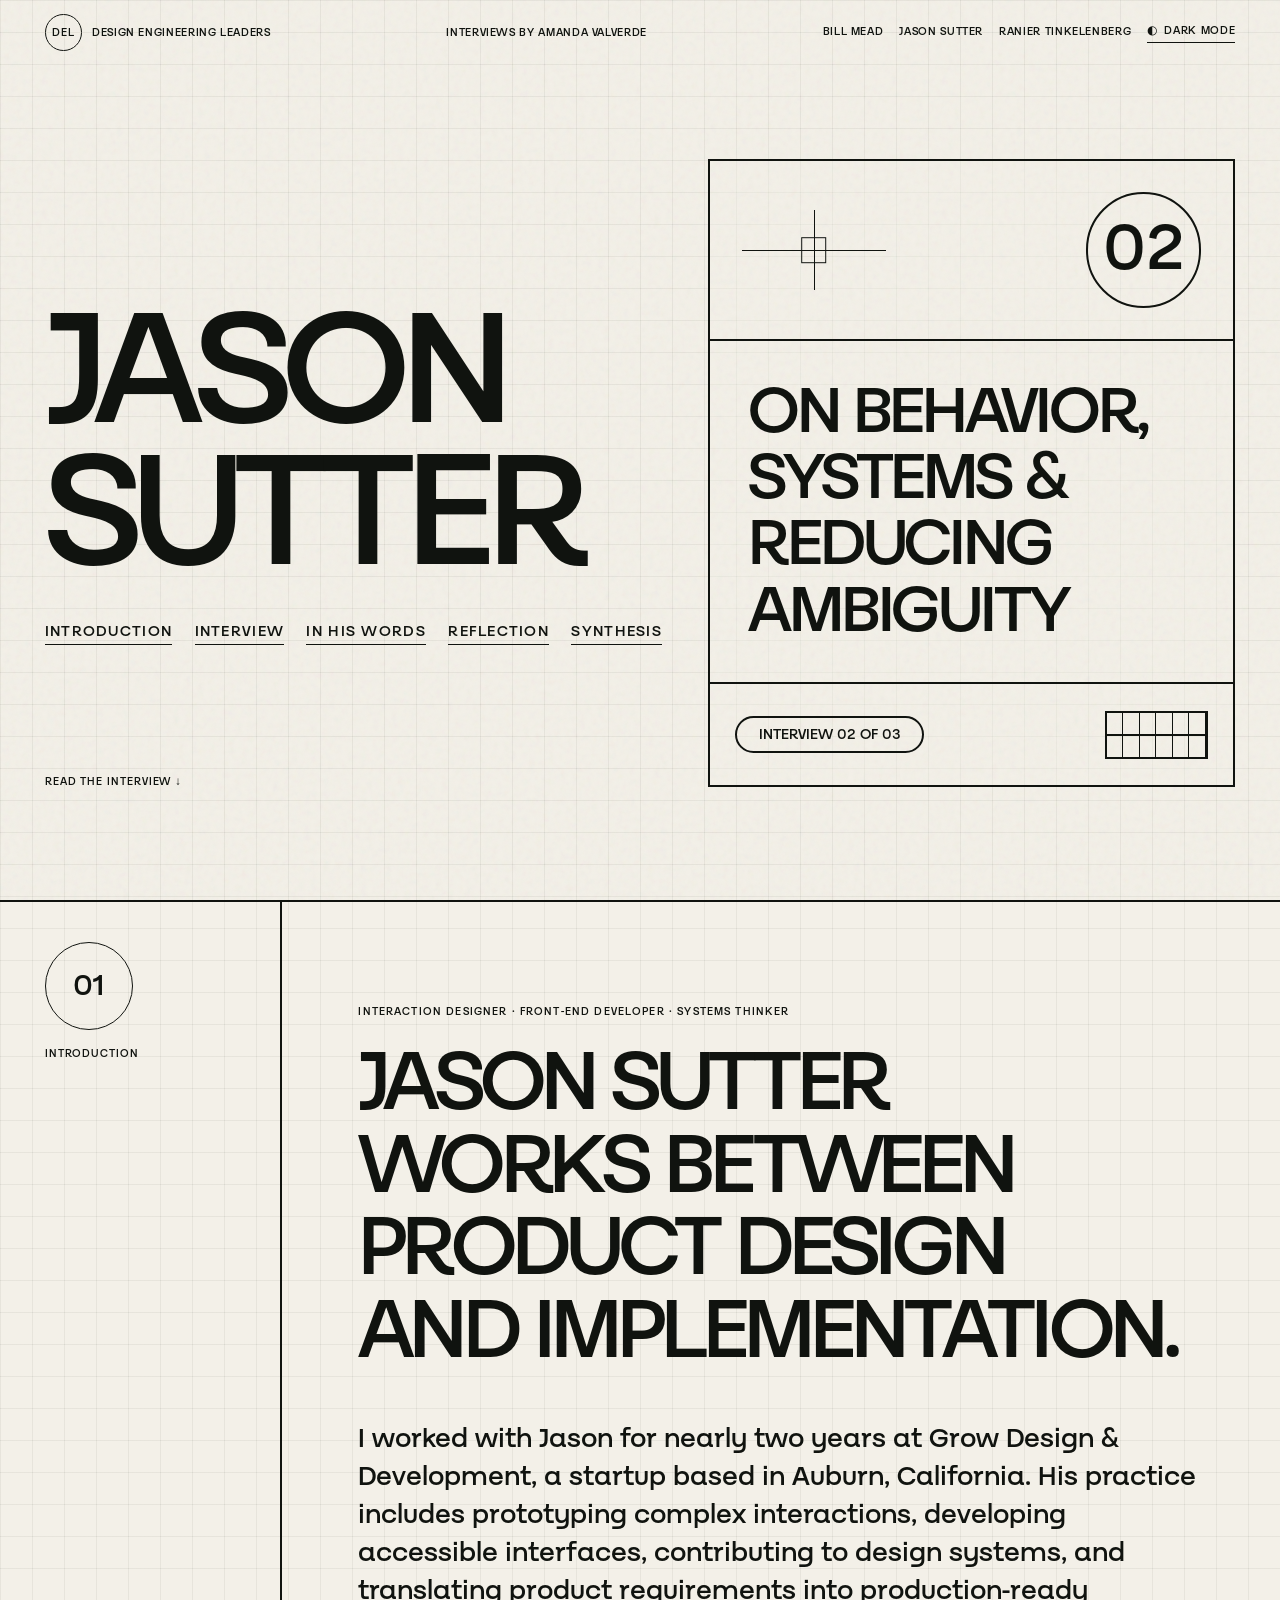
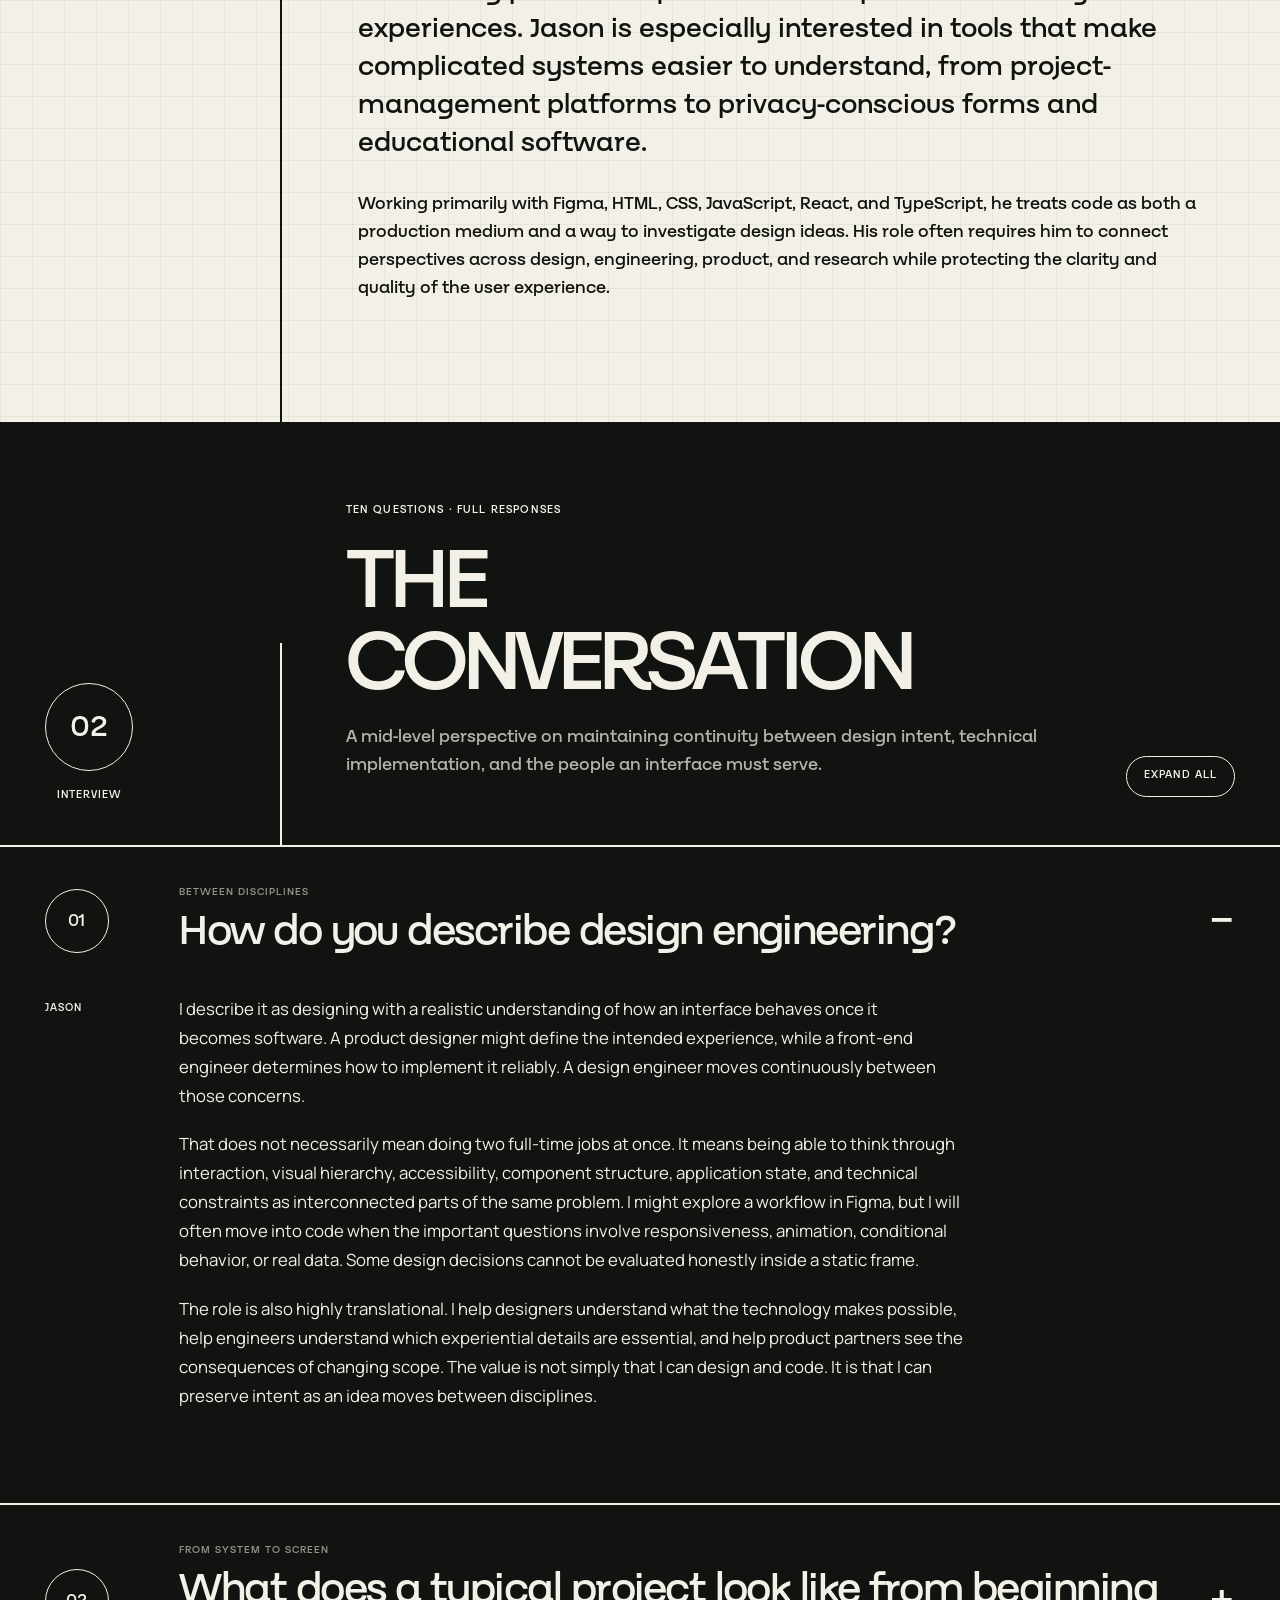
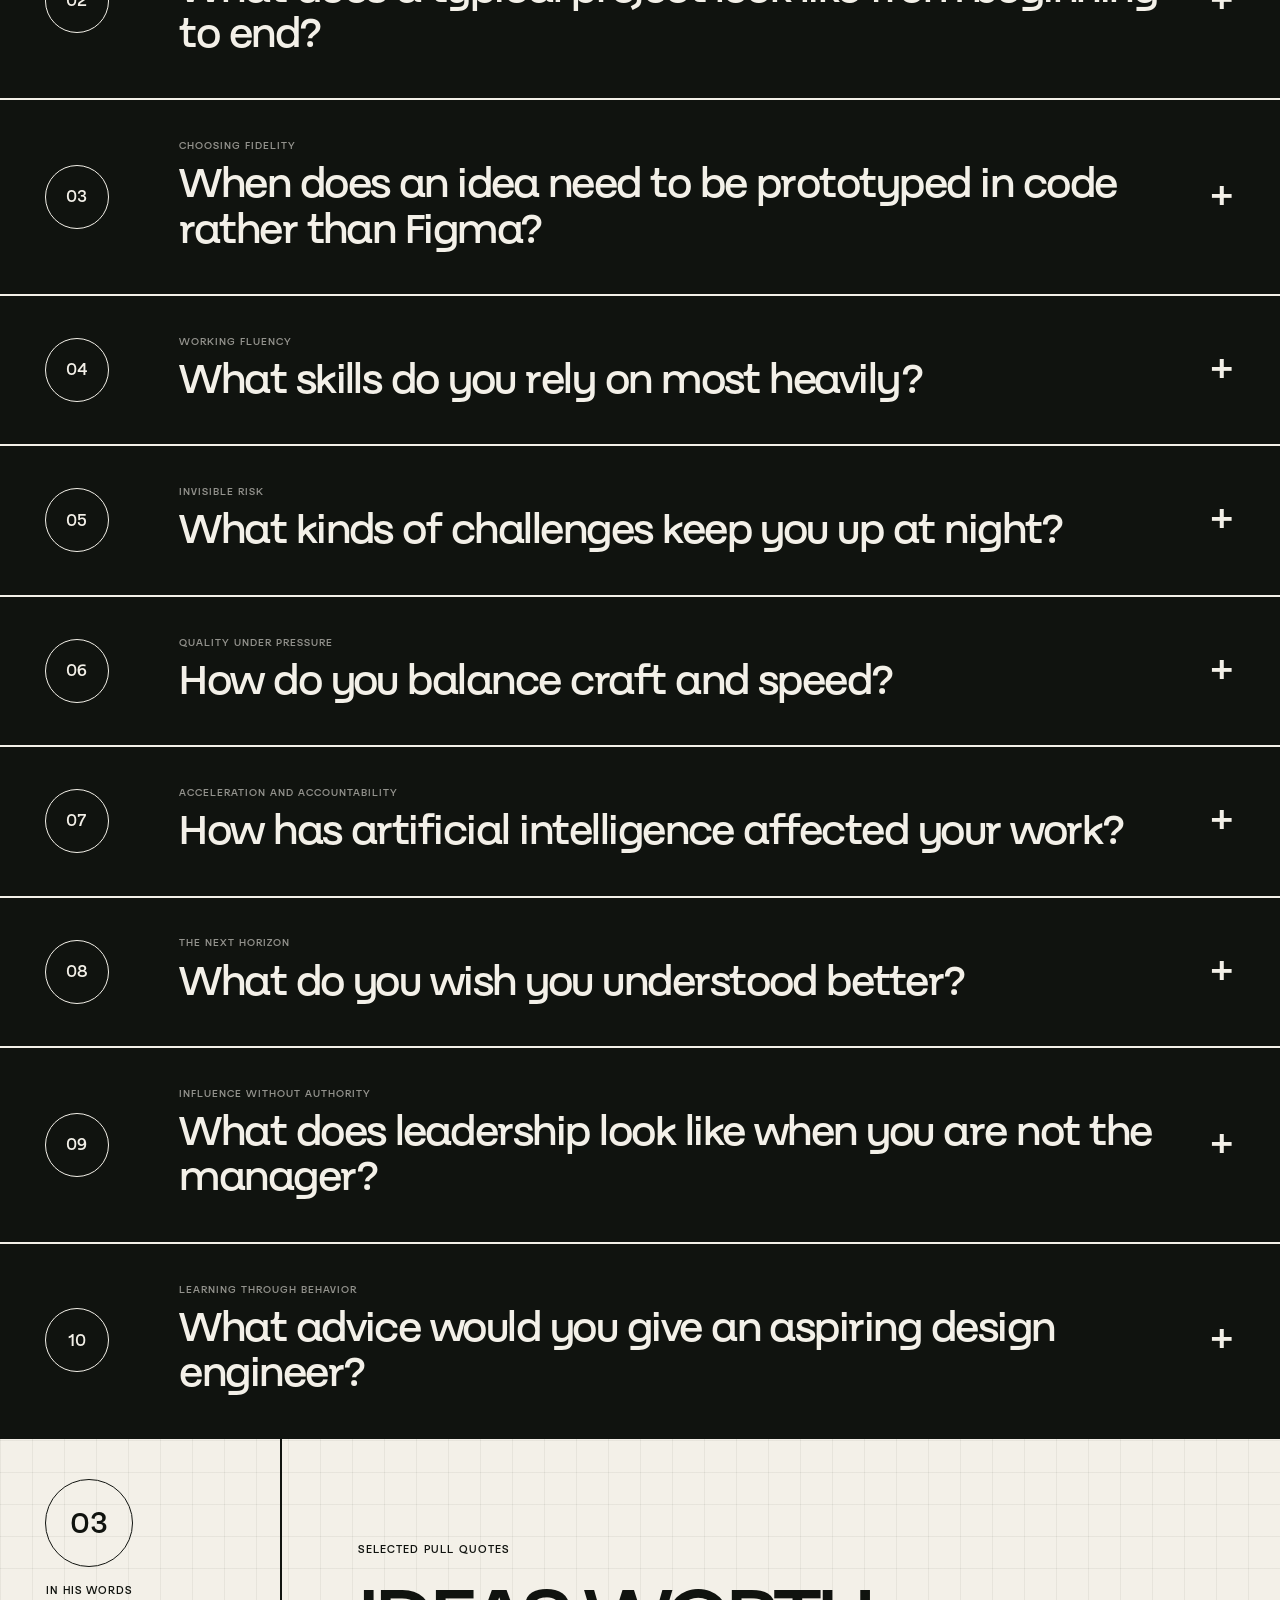
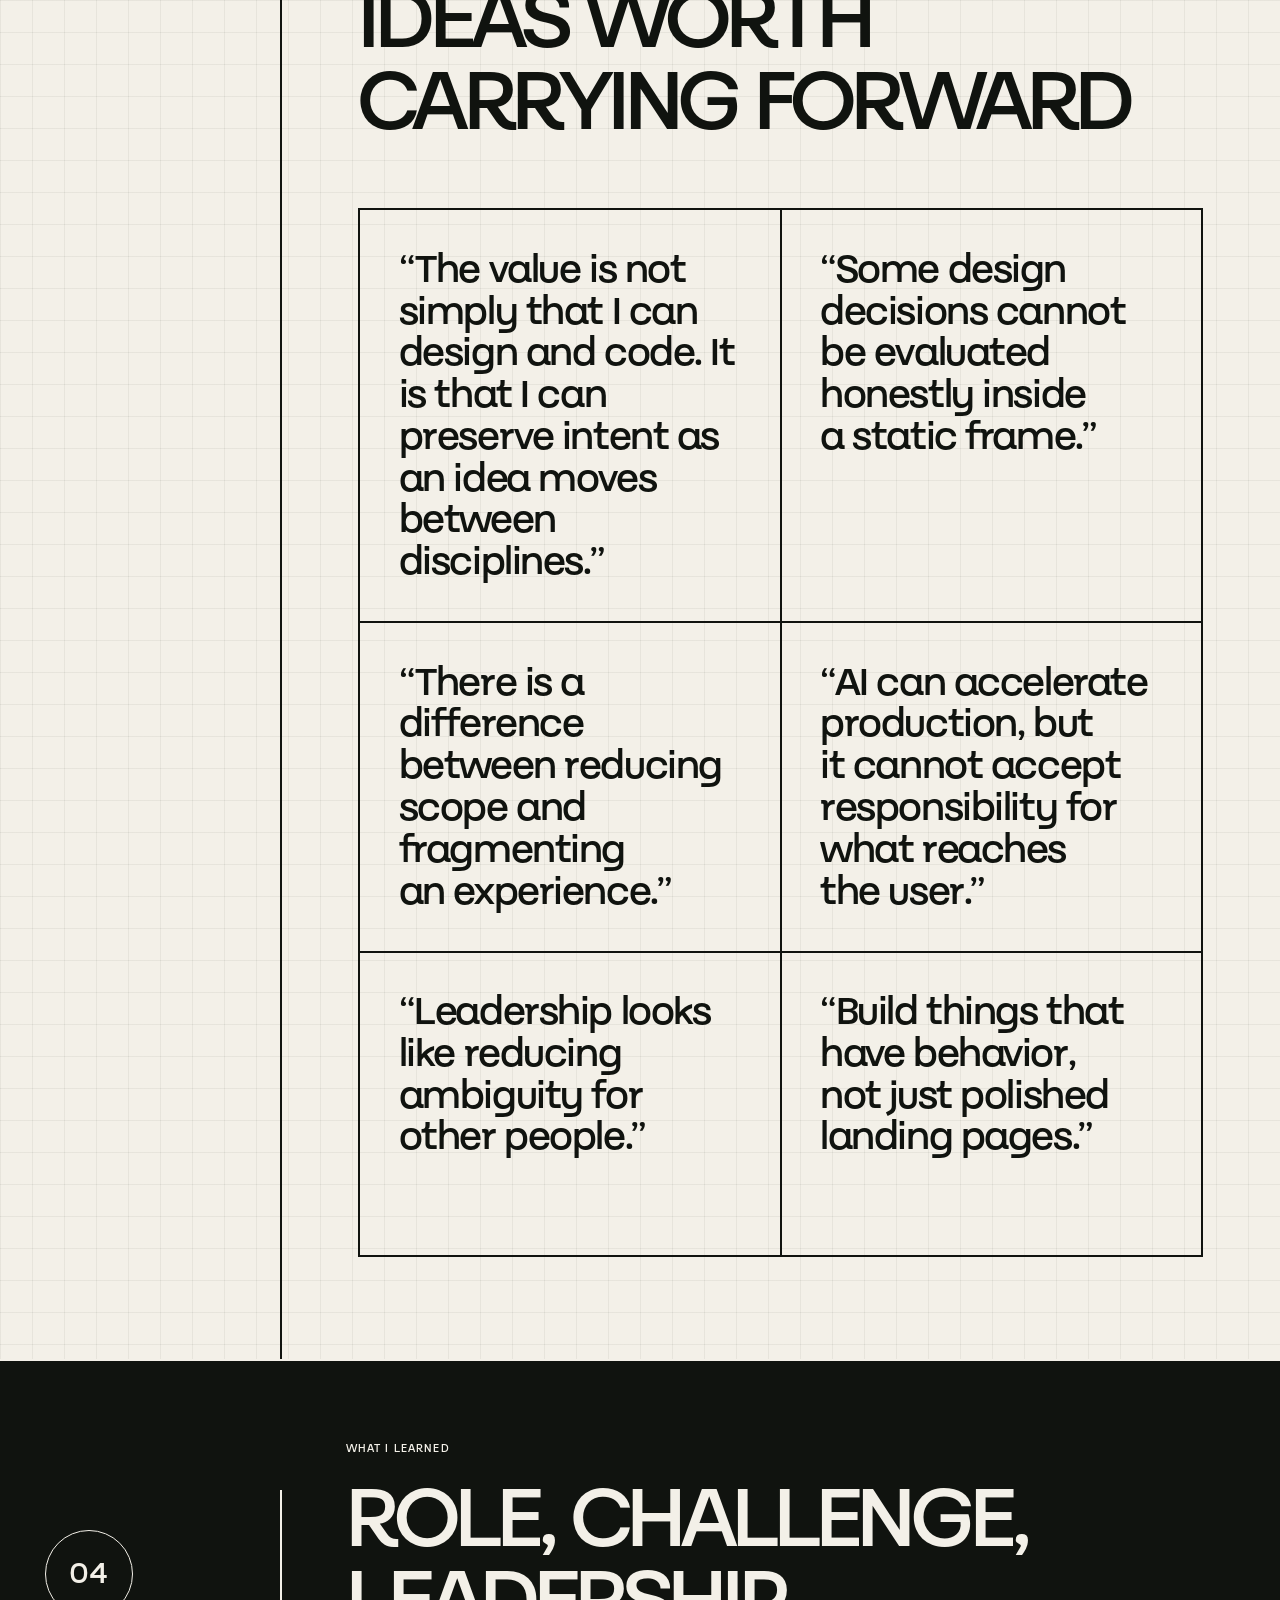
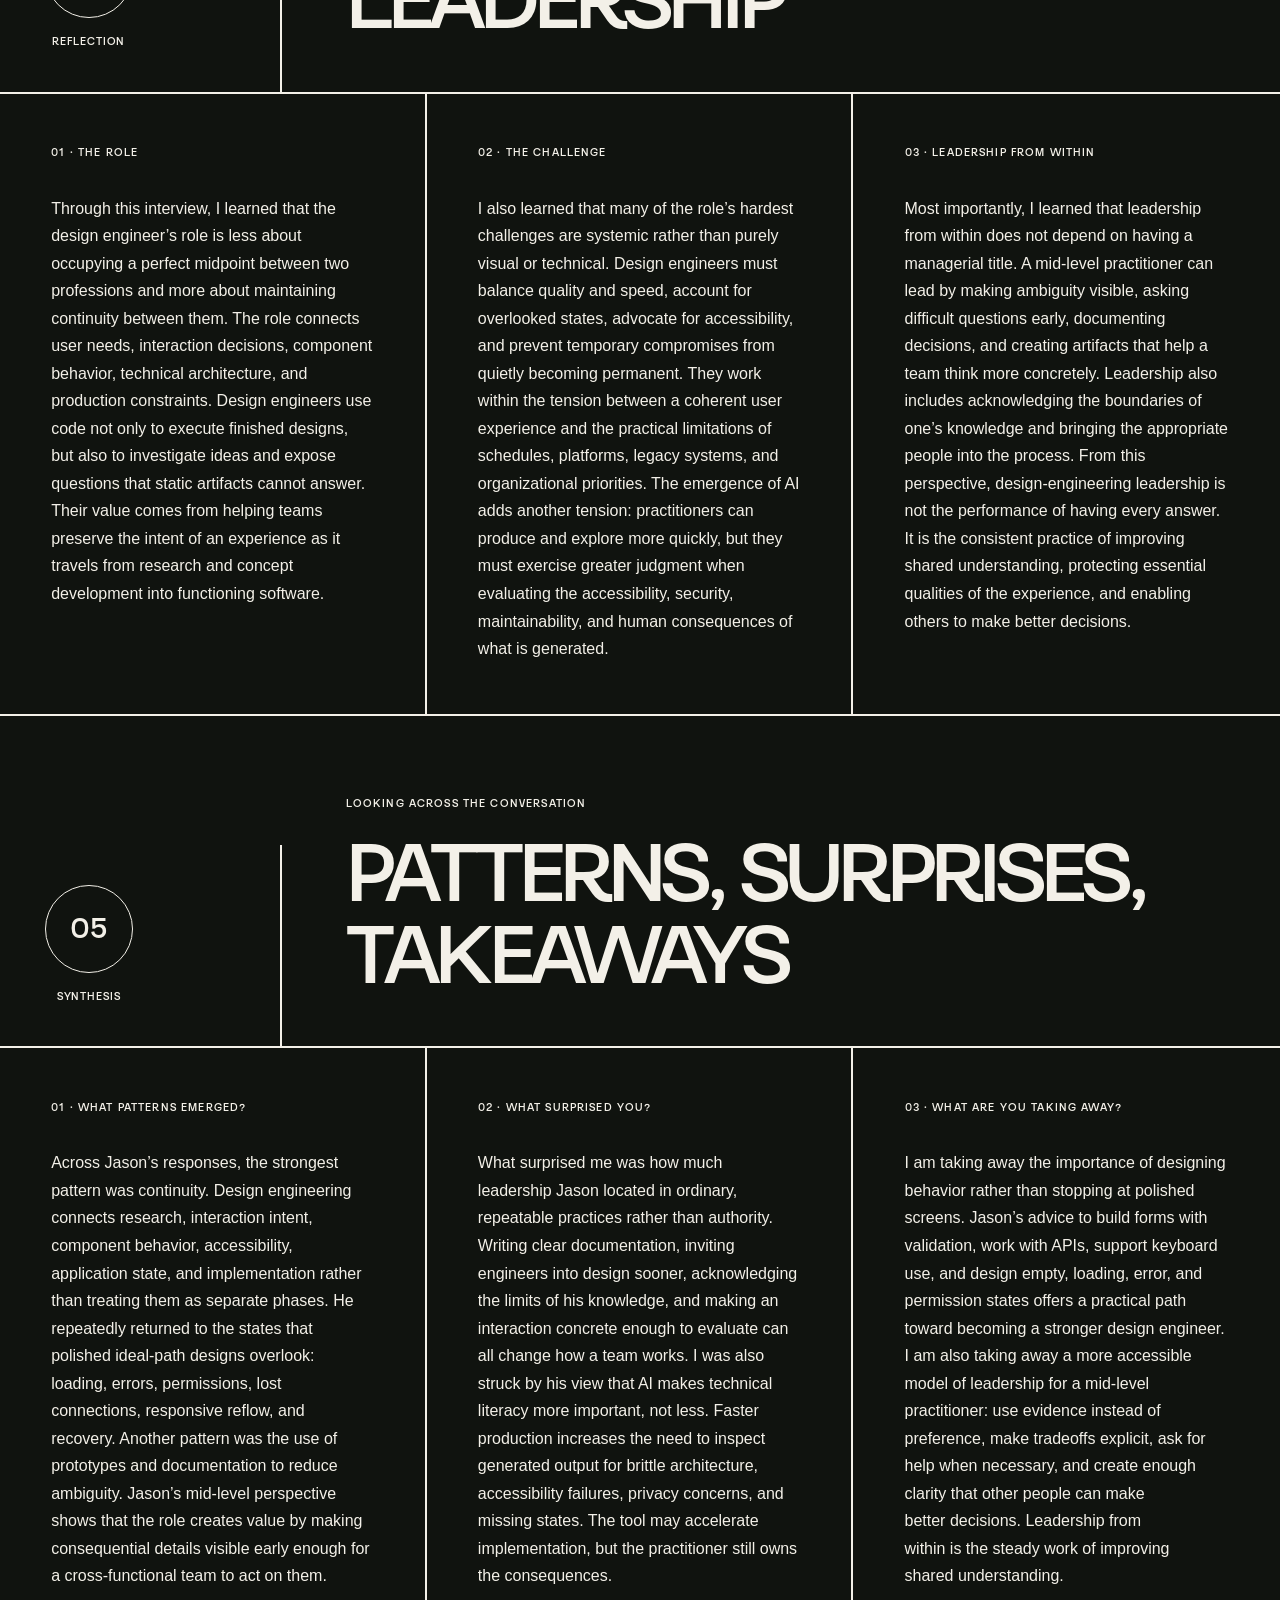
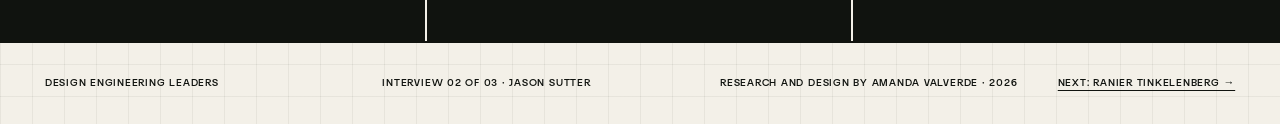
<file: jason-sutter.html>
<!doctype html>
<html lang="en">
<head>
  <meta charset="UTF-8">
  <meta name="viewport" content="width=device-width, initial-scale=1.0">
  <meta name="description" content="Amanda Valverde interviews mid-level interaction designer and front-end developer Jason Sutter about systems, accessibility, prototyping, AI, and leadership from within.">
  <meta name="theme-color" content="#f3f0e8">
  <title>Jason Sutter | Design Engineering Leaders</title>
  <link rel="stylesheet" href="styles.css">
  <script src="script.js" defer></script>
</head>
<body>
  <a class="skip-link" href="#main">Skip to interview</a>

  <header class="site-header" data-header>
    <a class="brand" href="index.html" aria-label="Design Engineering Leaders, Bill Mead interview">
      <span>DEL</span><span>Design Engineering Leaders</span>
    </a>
    <p class="header-credit">INTERVIEWS BY AMANDA VALVERDE</p>
    <button class="menu-button" type="button" aria-expanded="false" aria-controls="site-nav"><span>Menu</span><span aria-hidden="true">+</span></button>
    <nav id="site-nav" class="site-nav" aria-label="Primary navigation">
      <a href="index.html">Bill Mead</a>
      <a href="#top" aria-current="page">Jason Sutter</a>
      <a href="ranier-tinkelenberg.html">Ranier Tinkelenberg</a>
      <button class="theme-toggle" type="button" data-theme-toggle aria-pressed="false"><span aria-hidden="true">◐</span><span data-theme-label>Dark mode</span></button>
    </nav>
  </header>

  <main id="main">
    <section class="hero" id="top" aria-labelledby="hero-title">
      <div class="hero-identity">
        <div class="hero-name hero-name--jason" aria-label="Jason Sutter"><span>JASON</span><span>SUTTER</span></div>
        <nav class="hero-anchor-links" aria-label="Jason Sutter page sections">
          <a href="#introduction">Introduction</a>
          <a href="#interview">Interview</a>
          <a href="#in-his-words">In his words</a>
          <a href="#reflection">Reflection</a>
          <a href="#synthesis">Synthesis</a>
        </nav>
        <a class="scroll-cue" href="#introduction">Read the interview <span aria-hidden="true">↓</span></a>
      </div>
      <div class="hero-module">
        <div class="module-top"><span class="crosshair" aria-hidden="true"><i></i></span><span class="issue-number">02</span></div>
        <div class="module-title"><h1 id="hero-title">On behavior,<br>systems &amp;<br>reducing<br>ambiguity</h1></div>
        <div class="module-bottom"><span class="interview-label">Interview 02 of 03</span><span class="mini-grid" aria-hidden="true"></span></div>
      </div>
    </section>

    <section class="introduction ruled-section" id="introduction" aria-labelledby="intro-title">
      <div class="section-marker"><span>01</span><p>Introduction</p></div>
      <div class="intro-copy">
        <p class="eyebrow">Interaction designer · Front-end developer · Systems thinker</p>
        <h2 id="intro-title">Jason Sutter works between product design and implementation.</h2>
        <p class="standfirst">I worked with Jason for nearly two years at Grow Design &amp; Development, a startup based in Auburn, California. His practice includes prototyping complex interactions, developing accessible interfaces, contributing to design systems, and translating product requirements into production-ready experiences. Jason is especially interested in tools that make complicated systems easier to understand, from project-management platforms to privacy-conscious forms and educational software.</p>
        <p>Working primarily with Figma, HTML, CSS, JavaScript, React, and TypeScript, he treats code as both a production medium and a way to investigate design ideas. His role often requires him to connect perspectives across design, engineering, product, and research while protecting the clarity and quality of the user experience.</p>
      </div>
    </section>

    <section class="interview" id="interview" aria-labelledby="interview-title">
      <header class="interview-header">
        <div class="section-marker light-marker"><span>02</span><p>Interview</p></div>
        <div><p class="eyebrow">Ten questions · Full responses</p><h2 id="interview-title">The conversation</h2><p>A mid-level perspective on maintaining continuity between design intent, technical implementation, and the people an interface must serve.</p></div>
        <button class="expand-all" type="button" data-expand-all aria-pressed="false">Expand all</button>
      </header>

      <div class="question-list">
        <article class="question-card">
          <button class="question-toggle" type="button" aria-expanded="true" aria-controls="jason-answer-01"><span class="question-number">01</span><span class="question-copy"><small>Between disciplines</small>How do you describe design engineering?</span><span class="toggle-mark" aria-hidden="true">−</span></button>
          <div class="answer" id="jason-answer-01">
            <p class="speaker">Jason</p>
            <p>I describe it as designing with a realistic understanding of how an interface behaves once it becomes software. A product designer might define the intended experience, while a front-end engineer determines how to implement it reliably. A design engineer moves continuously between those concerns.</p>
            <p>That does not necessarily mean doing two full-time jobs at once. It means being able to think through interaction, visual hierarchy, accessibility, component structure, application state, and technical constraints as interconnected parts of the same problem. I might explore a workflow in Figma, but I will often move into code when the important questions involve responsiveness, animation, conditional behavior, or real data. Some design decisions cannot be evaluated honestly inside a static frame.</p>
            <p>The role is also highly translational. I help designers understand what the technology makes possible, help engineers understand which experiential details are essential, and help product partners see the consequences of changing scope. The value is not simply that I can design and code. It is that I can preserve intent as an idea moves between disciplines.</p>
          </div>
        </article>

        <article class="question-card">
          <button class="question-toggle" type="button" aria-expanded="false" aria-controls="jason-answer-02"><span class="question-number">02</span><span class="question-copy"><small>From system to screen</small>What does a typical project look like from beginning to end?</span><span class="toggle-mark" aria-hidden="true">+</span></button>
          <div class="answer" id="jason-answer-02" hidden>
            <p class="speaker">Jason</p>
            <p>I usually begin by trying to understand the system before designing the screen. Who is using it? What are they trying to accomplish? What information does the product have at each point? What can go wrong? What needs to persist after the user leaves?</p>
            <p>I map the primary flow, but I also document alternate paths and states: loading, empty, success, partial success, error, lost connection, insufficient permissions, and destructive-action confirmation. Those states often reveal more about the product than the ideal path does.</p>
            <p>From there, I might create rough flows in Figma, prototype the uncertain interactions, and test the riskiest assumptions. Once the direction feels credible, I begin thinking in reusable components and design-system patterns. Depending on the team, I may build a coded prototype, contribute directly to the production interface, or create a reference implementation for another engineer.</p>
            <p>The process is rarely linear. Implementation exposes gaps in the design, user testing challenges the underlying workflow, and technical discoveries create new possibilities. My role is to keep those feedback loops active rather than treating design handoff as the end of design.</p>
          </div>
        </article>

        <article class="question-card">
          <button class="question-toggle" type="button" aria-expanded="false" aria-controls="jason-answer-03"><span class="question-number">03</span><span class="question-copy"><small>Choosing fidelity</small>When does an idea need to be prototyped in code rather than Figma?</span><span class="toggle-mark" aria-hidden="true">+</span></button>
          <div class="answer" id="jason-answer-03" hidden>
            <p class="speaker">Jason</p>
            <p>I use Figma when I need to explore hierarchy, content, navigation, layout, or the broad sequence of an experience. I move into code when the central question is behavioral.</p>
            <p>If an interface depends on drag-and-drop, live data, keyboard interaction, responsive reflow, complex animation, collaboration, or several interdependent states, a coded prototype usually gives us more reliable evidence. It reveals latency, focus behavior, browser constraints, text wrapping, touch-target problems, and all the small transitions that static frames tend to conceal.</p>
            <p>I do not believe coded prototypes are inherently better. They are more expensive and can create the false impression that a concept is nearly finished. The prototype should match the question. If we only need to know whether users understand the navigation, building a complete React application would be wasteful. If we need to know whether a complicated interaction feels learnable and responsive, static screens may not tell us enough.</p>
            <p>Choosing the appropriate fidelity is one of the most important design-engineering skills.</p>
          </div>
        </article>

        <article class="question-card">
          <button class="question-toggle" type="button" aria-expanded="false" aria-controls="jason-answer-04"><span class="question-number">04</span><span class="question-copy"><small>Working fluency</small>What skills do you rely on most heavily?</span><span class="toggle-mark" aria-hidden="true">+</span></button>
          <div class="answer" id="jason-answer-04" hidden>
            <p class="speaker">Jason</p>
            <p>Systems thinking is probably the skill I use most. I need to understand how a decision in one part of the experience affects other screens, components, users, and states. A seemingly minor request, such as adding another account type, can alter navigation, permissions, onboarding, error handling, and data visibility.</p>
            <p>On the technical side, I rely heavily on semantic HTML, CSS, JavaScript, component architecture, browser-development tools, Git, and a working knowledge of APIs and application state. I do not need to be the strongest engineer on every team, but I need enough fluency to evaluate feasibility, inspect implementation, and collaborate without turning every technical question into a handoff.</p>
            <p>Communication is equally important. I have to explain why an interaction detail matters without framing everything as personal design preference. Research and accessibility give me stronger grounds for those conversations. Instead of saying, “This version feels better,” I can explain how it improves comprehension, keyboard access, error recovery, or consistency with an established pattern.</p>
            <p>Curiosity connects all of these skills. The work rewards people who are willing to open the browser inspector, read documentation, test an assumption, and ask how the system actually behaves.</p>
          </div>
        </article>

        <article class="question-card">
          <button class="question-toggle" type="button" aria-expanded="false" aria-controls="jason-answer-05"><span class="question-number">05</span><span class="question-copy"><small>Invisible risk</small>What kinds of challenges keep you up at night?</span><span class="toggle-mark" aria-hidden="true">+</span></button>
          <div class="answer" id="jason-answer-05" hidden>
            <p class="speaker">Jason</p>
            <p>The biggest one is the possibility that we are polishing the wrong experience. A team can spend weeks refining components while avoiding a more fundamental question: Does this workflow make sense to the person using it?</p>
            <p>I also worry about invisible exclusions. An interface may look finished while remaining difficult to use with a keyboard, screen reader, magnification, reduced motion, slow connection, or limited technical confidence. Accessibility problems frequently emerge from product decisions made long before anyone audits the code. If a process requires a user to remember information across several screens or recover from an unclear failure, changing the color contrast will not solve the underlying issue.</p>
            <p>Another concern is the accumulation of inconsistency under deadline pressure. One exception becomes five slightly different components, and those differences eventually create maintenance problems for engineers and comprehension problems for users.</p>
            <p>Finally, I think about whether the team has made its tradeoffs consciously. Compromise is unavoidable. The danger is allowing temporary shortcuts to become permanent without documenting what was lost.</p>
          </div>
        </article>

        <article class="question-card">
          <button class="question-toggle" type="button" aria-expanded="false" aria-controls="jason-answer-06"><span class="question-number">06</span><span class="question-copy"><small>Quality under pressure</small>How do you balance craft and speed?</span><span class="toggle-mark" aria-hidden="true">+</span></button>
          <div class="answer" id="jason-answer-06" hidden>
            <p class="speaker">Jason</p>
            <p>I separate essential quality from optional refinement. Essential quality includes usability, accessibility, understandable feedback, dependable behavior, and a clear path to recovery. Optional refinement might include a more sophisticated transition or a highly customized visual treatment. Both contribute to the experience, but they do not carry the same risk if delayed.</p>
            <p>I also try to define the smallest coherent version of the idea. There is a difference between reducing scope and fragmenting an experience. A smaller workflow can still feel intentional. A fragmented one leaves users encountering missing explanations, dead ends, or inconsistent behavior.</p>
            <p>Reusable components help us move quickly without repeatedly sacrificing quality. If accessibility, responsive behavior, interaction states, and visual tokens are built into the shared system, speed becomes less dependent on individual vigilance.</p>
            <p>When we make a compromise, I document it. That includes what we changed, why we changed it, what risk remains, and what evidence would justify revisiting it. Under pressure, leadership sometimes means protecting a few critical details while being flexible about everything else.</p>
          </div>
        </article>

        <article class="question-card">
          <button class="question-toggle" type="button" aria-expanded="false" aria-controls="jason-answer-07"><span class="question-number">07</span><span class="question-copy"><small>Acceleration and accountability</small>How has artificial intelligence affected your work?</span><span class="toggle-mark" aria-hidden="true">+</span></button>
          <div class="answer" id="jason-answer-07" hidden>
            <p class="speaker">Jason</p>
            <p>AI has accelerated certain parts of the work, particularly exploration, debugging, documentation, test generation, and repetitive implementation. It can help me build several approaches quickly or understand an unfamiliar part of a codebase. That shortens the distance between a question and something I can evaluate.</p>
            <p>But speed is not the same as judgment. Generated interfaces often produce a convincing ideal state while ignoring accessibility, edge cases, data integrity, privacy, maintainability, and the logic connecting one interaction to another. The result may look complete before it has been meaningfully designed.</p>
            <p>AI also increases the importance of technical literacy. If I cannot read the output, test it, identify security concerns, or recognize brittle architecture, I cannot responsibly use it. The same is true of design judgment. I still need to determine whether the experience serves the user and whether the system is communicating honestly.</p>
            <p>The skill is no longer simply producing every line or screen manually. It is directing the work, evaluating it critically, and accepting responsibility for what reaches the user.</p>
          </div>
        </article>

        <article class="question-card">
          <button class="question-toggle" type="button" aria-expanded="false" aria-controls="jason-answer-08"><span class="question-number">08</span><span class="question-copy"><small>The next horizon</small>What do you wish you understood better?</span><span class="toggle-mark" aria-hidden="true">+</span></button>
          <div class="answer" id="jason-answer-08" hidden>
            <p class="speaker">Jason</p>
            <p>I would like a deeper understanding of back-end architecture and infrastructure. I can work with APIs and reason about data, but I want to better understand how decisions about databases, authentication, permissions, performance, security, and deployment constrain the front-end experience.</p>
            <p>I would also like more exposure to large-scale design-system governance. Building a good component is one challenge. Maintaining a system across products, teams, and changing organizational priorities is another. That work involves documentation, adoption, contribution models, versioning, and a great deal of negotiation.</p>
            <p>On the design side, I want to become better at measuring whether interaction improvements create lasting value. Usability testing can tell us whether someone completes a task, but leadership requires connecting interface decisions to longer-term outcomes such as trust, confidence, retention, and reduced support burden.</p>
            <p>Being mid-level means I am competent enough to see how much more there is to understand. That can be uncomfortable, but it is also what keeps the work interesting.</p>
          </div>
        </article>

        <article class="question-card">
          <button class="question-toggle" type="button" aria-expanded="false" aria-controls="jason-answer-09"><span class="question-number">09</span><span class="question-copy"><small>Influence without authority</small>What does leadership look like when you are not the manager?</span><span class="toggle-mark" aria-hidden="true">+</span></button>
          <div class="answer" id="jason-answer-09" hidden>
            <p class="speaker">Jason</p>
            <p>It looks like reducing ambiguity for other people. That might mean making an interactive prototype so the team can evaluate a behavior instead of debating abstractions. It might mean documenting states that nobody has considered, raising an accessibility concern early, or bringing an engineer into the design process before the solution becomes rigid.</p>
            <p>Leadership also means knowing when to ask for help. Pretending to understand an architectural issue does not protect the project. A good mid-level practitioner can identify the limits of their expertise, involve the right person, and make that collaboration productive.</p>
            <p>I think consistency is another form of leadership. If I write clear documentation, give thoughtful feedback, acknowledge tradeoffs, and follow through on details, other people can work with greater confidence. That may not look dramatic, but it changes the quality of the team.</p>
            <p>You do not need authority to improve how a group thinks. You need evidence, generosity, and the willingness to make unclear things visible.</p>
          </div>
        </article>

        <article class="question-card">
          <button class="question-toggle" type="button" aria-expanded="false" aria-controls="jason-answer-10"><span class="question-number">10</span><span class="question-copy"><small>Learning through behavior</small>What advice would you give an aspiring design engineer?</span><span class="toggle-mark" aria-hidden="true">+</span></button>
          <div class="answer" id="jason-answer-10" hidden>
            <p class="speaker">Jason</p>
            <p>Build things that have behavior, not just polished landing pages. Create a form with validation and recovery. Build a responsive navigation system. Work with an API. Design empty, loading, error, and permission states. Make something usable with only a keyboard. Those projects will teach you how design decisions change once they encounter real constraints.</p>
            <p>Learn the foundations before becoming overly attached to a particular framework. Semantic HTML, CSS layout, JavaScript, accessibility, browser behavior, and Git will remain useful even as tools change.</p>
            <p>When presenting your work, explain the decisions connecting design and implementation. A repository proves that code exists, but it does not automatically reveal your reasoning. Show what you learned from users, why the interaction works as it does, which constraints shaped it, what tradeoffs you made, and how you evaluated the result.</p>
            <p>Most importantly, do not wait until you feel equally expert in design and engineering. Very few people are. Start from your stronger discipline, learn enough of the adjacent one to collaborate meaningfully, and keep expanding the territory between them.</p>
          </div>
        </article>
      </div>
    </section>

    <section class="pull-quotes ruled-section" id="in-his-words" aria-labelledby="quotes-title">
      <div class="section-marker"><span>03</span><p>In his words</p></div>
      <div class="quotes-content">
        <p class="eyebrow">Selected pull quotes</p><h2 id="quotes-title">Ideas worth carrying forward</h2>
        <div class="quotes-grid">
          <blockquote>“The value is not simply that I can design and code. It is that I can preserve intent as an idea moves between disciplines.”</blockquote>
          <blockquote>“Some design decisions cannot be evaluated honestly inside a static frame.”</blockquote>
          <blockquote>“There is a difference between reducing scope and fragmenting an experience.”</blockquote>
          <blockquote>“AI can accelerate production, but it cannot accept responsibility for what reaches the user.”</blockquote>
          <blockquote>“Leadership looks like reducing ambiguity for other people.”</blockquote>
          <blockquote>“Build things that have behavior, not just polished landing pages.”</blockquote>
        </div>
      </div>
    </section>

    <section class="reflection" id="reflection" aria-labelledby="reflection-title">
      <header class="reflection-header"><div class="section-marker light-marker"><span>04</span><p>Reflection</p></div><div><p class="eyebrow">What I learned</p><h2 id="reflection-title">Role, challenge, leadership</h2></div></header>
      <div class="reflection-grid">
        <article><span>01 · The role</span><p>Through this interview, I learned that the design engineer’s role is less about occupying a perfect midpoint between two professions and more about maintaining continuity between them. The role connects user needs, interaction decisions, component behavior, technical architecture, and production constraints. Design engineers use code not only to execute finished designs, but also to investigate ideas and expose questions that static artifacts cannot answer. Their value comes from helping teams preserve the intent of an experience as it travels from research and concept development into functioning software.</p></article>
        <article><span>02 · The challenge</span><p>I also learned that many of the role’s hardest challenges are systemic rather than purely visual or technical. Design engineers must balance quality and speed, account for overlooked states, advocate for accessibility, and prevent temporary compromises from quietly becoming permanent. They work within the tension between a coherent user experience and the practical limitations of schedules, platforms, legacy systems, and organizational priorities. The emergence of AI adds another tension: practitioners can produce and explore more quickly, but they must exercise greater judgment when evaluating the accessibility, security, maintainability, and human consequences of what is generated.</p></article>
        <article><span>03 · Leadership from within</span><p>Most importantly, I learned that leadership from within does not depend on having a managerial title. A mid-level practitioner can lead by making ambiguity visible, asking difficult questions early, documenting decisions, and creating artifacts that help a team think more concretely. Leadership also includes acknowledging the boundaries of one’s knowledge and bringing the appropriate people into the process. From this perspective, design-engineering leadership is not the performance of having every answer. It is the consistent practice of improving shared understanding, protecting essential qualities of the experience, and enabling others to make better decisions.</p></article>
      </div>
    </section>

    <section class="reflection synthesis" id="synthesis" aria-labelledby="synthesis-title">
      <header class="reflection-header"><div class="section-marker light-marker"><span>05</span><p>Synthesis</p></div><div><p class="eyebrow">Looking across the conversation</p><h2 id="synthesis-title">Patterns, surprises, takeaways</h2></div></header>
      <div class="reflection-grid">
        <article><span>01 · What patterns emerged?</span><p>Across Jason’s responses, the strongest pattern was continuity. Design engineering connects research, interaction intent, component behavior, accessibility, application state, and implementation rather than treating them as separate phases. He repeatedly returned to the states that polished ideal-path designs overlook: loading, errors, permissions, lost connections, responsive reflow, and recovery. Another pattern was the use of prototypes and documentation to reduce ambiguity. Jason’s mid-level perspective shows that the role creates value by making consequential details visible early enough for a cross-functional team to act on them.</p></article>
        <article><span>02 · What surprised you?</span><p>What surprised me was how much leadership Jason located in ordinary, repeatable practices rather than authority. Writing clear documentation, inviting engineers into design sooner, acknowledging the limits of his knowledge, and making an interaction concrete enough to evaluate can all change how a team works. I was also struck by his view that AI makes technical literacy more important, not less. Faster production increases the need to inspect generated output for brittle architecture, accessibility failures, privacy concerns, and missing states. The tool may accelerate implementation, but the practitioner still owns the consequences.</p></article>
        <article><span>03 · What are you taking away?</span><p>I am taking away the importance of designing behavior rather than stopping at polished screens. Jason’s advice to build forms with validation, work with APIs, support keyboard use, and design empty, loading, error, and permission states offers a practical path toward becoming a stronger design engineer. I am also taking away a more accessible model of leadership for a mid-level practitioner: use evidence instead of preference, make tradeoffs explicit, ask for help when necessary, and create enough clarity that other people can make better decisions. Leadership from within is the steady work of improving shared understanding.</p></article>
      </div>
    </section>
  </main>

  <button class="back-to-top" type="button" data-back-to-top aria-label="Back to top" aria-hidden="true" tabindex="-1"><span aria-hidden="true">↑</span></button>

  <footer><p>Design Engineering Leaders</p><p>Interview 02 of 03 · Jason Sutter</p><p>Research and design by Amanda Valverde · 2026</p><a href="ranier-tinkelenberg.html">Next: Ranier Tinkelenberg →</a></footer>
</body>
</html>
</file>
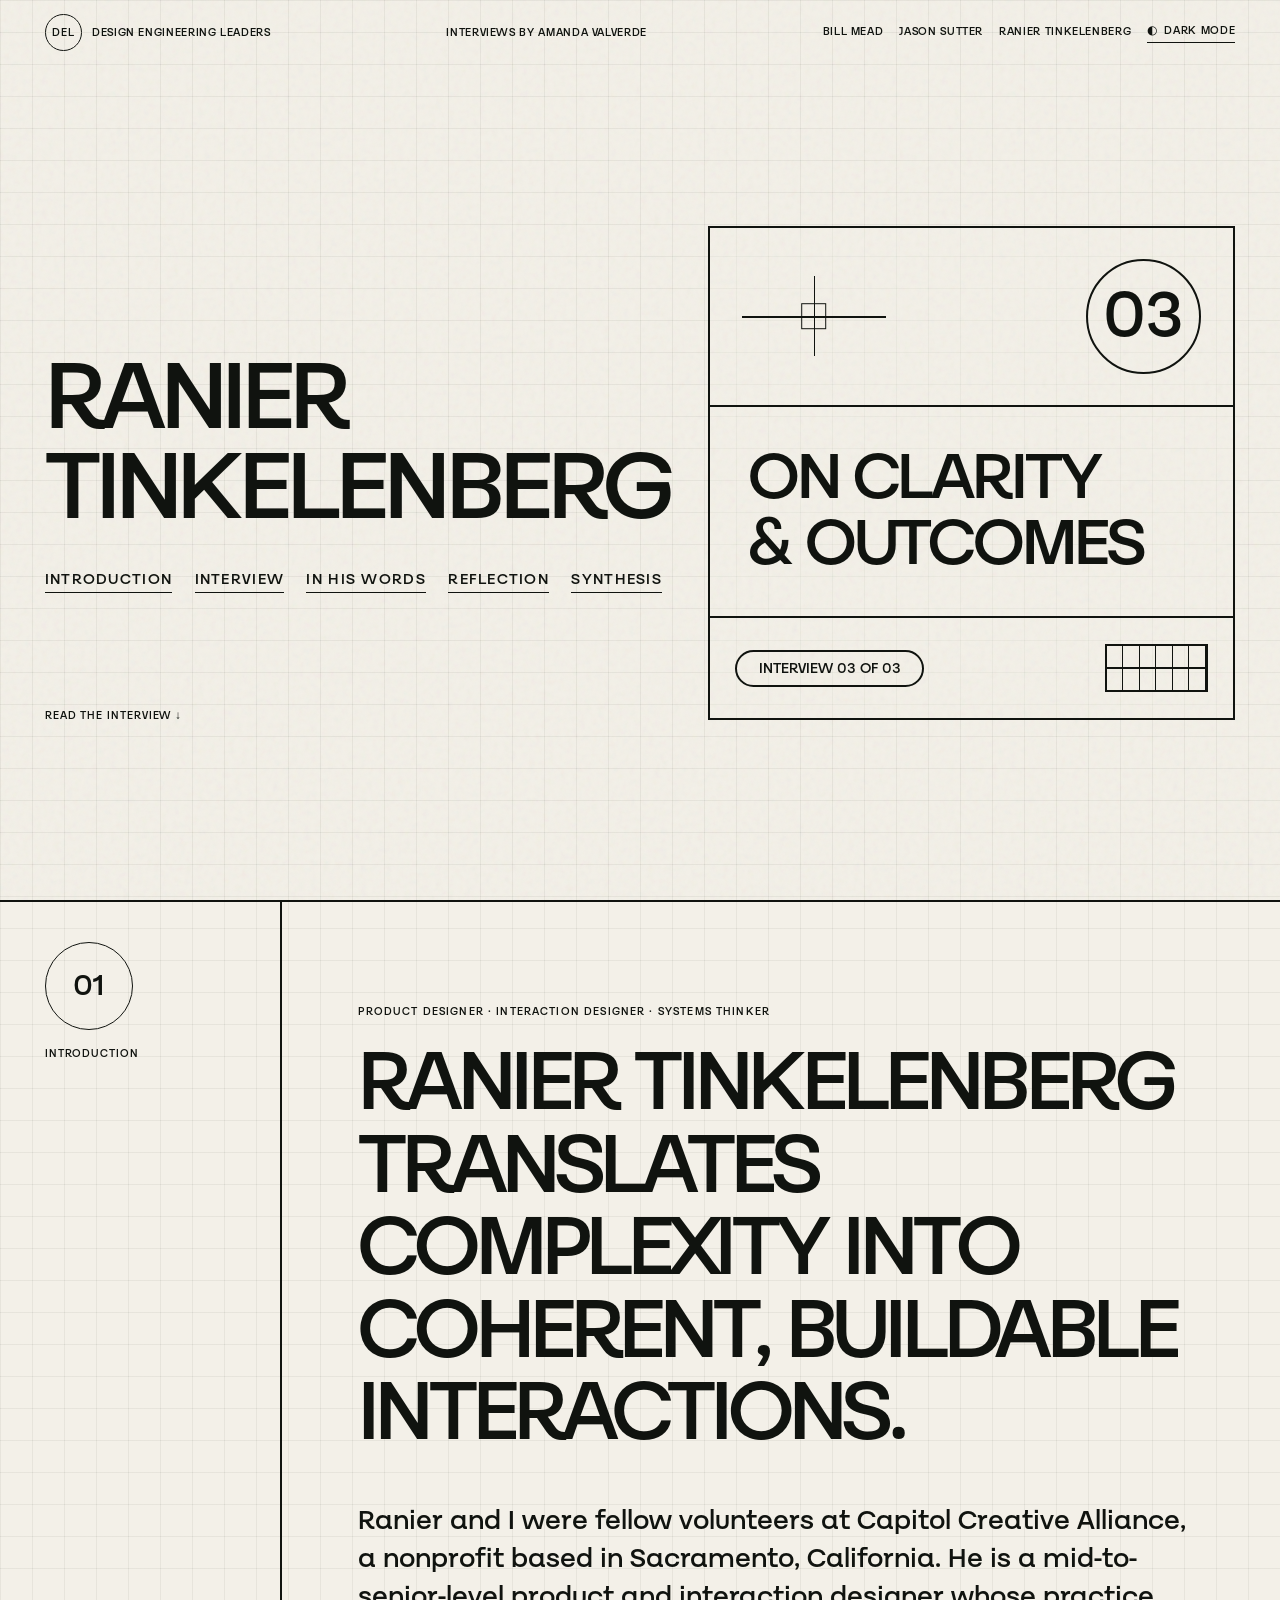
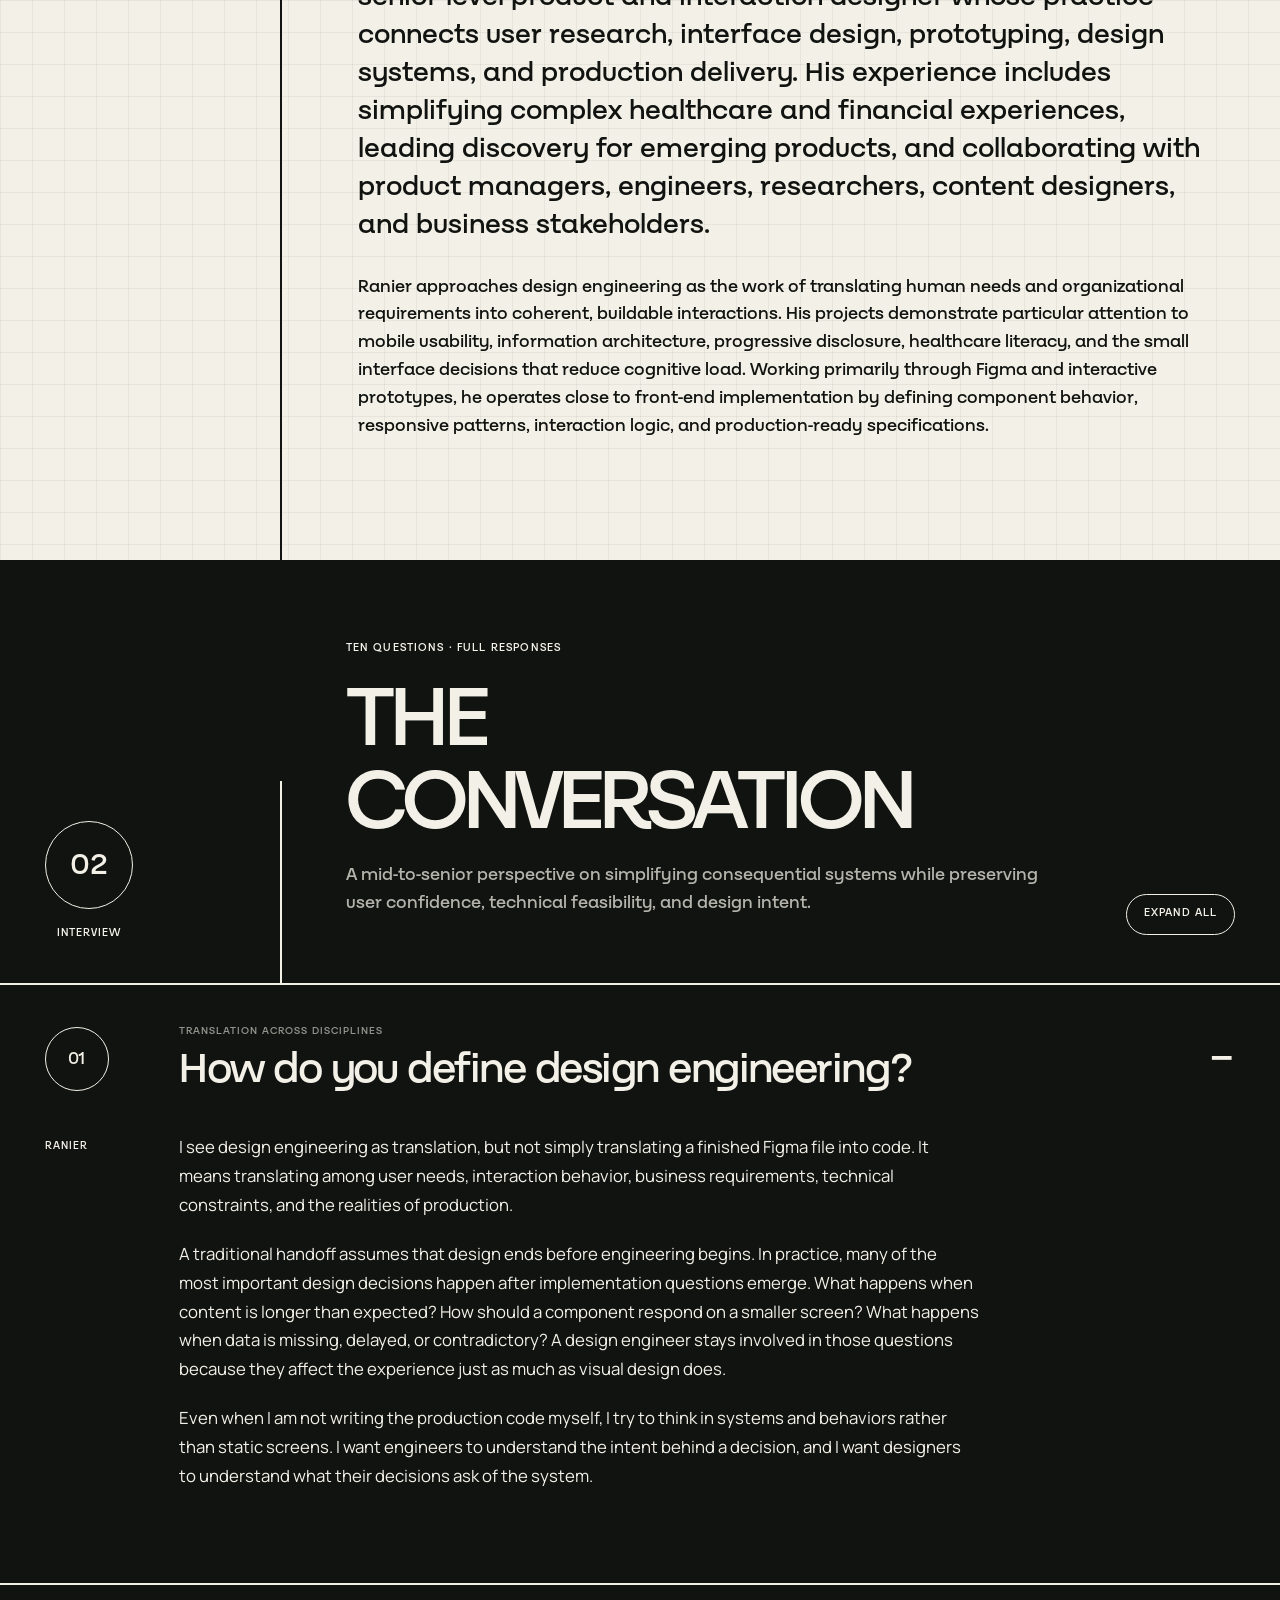
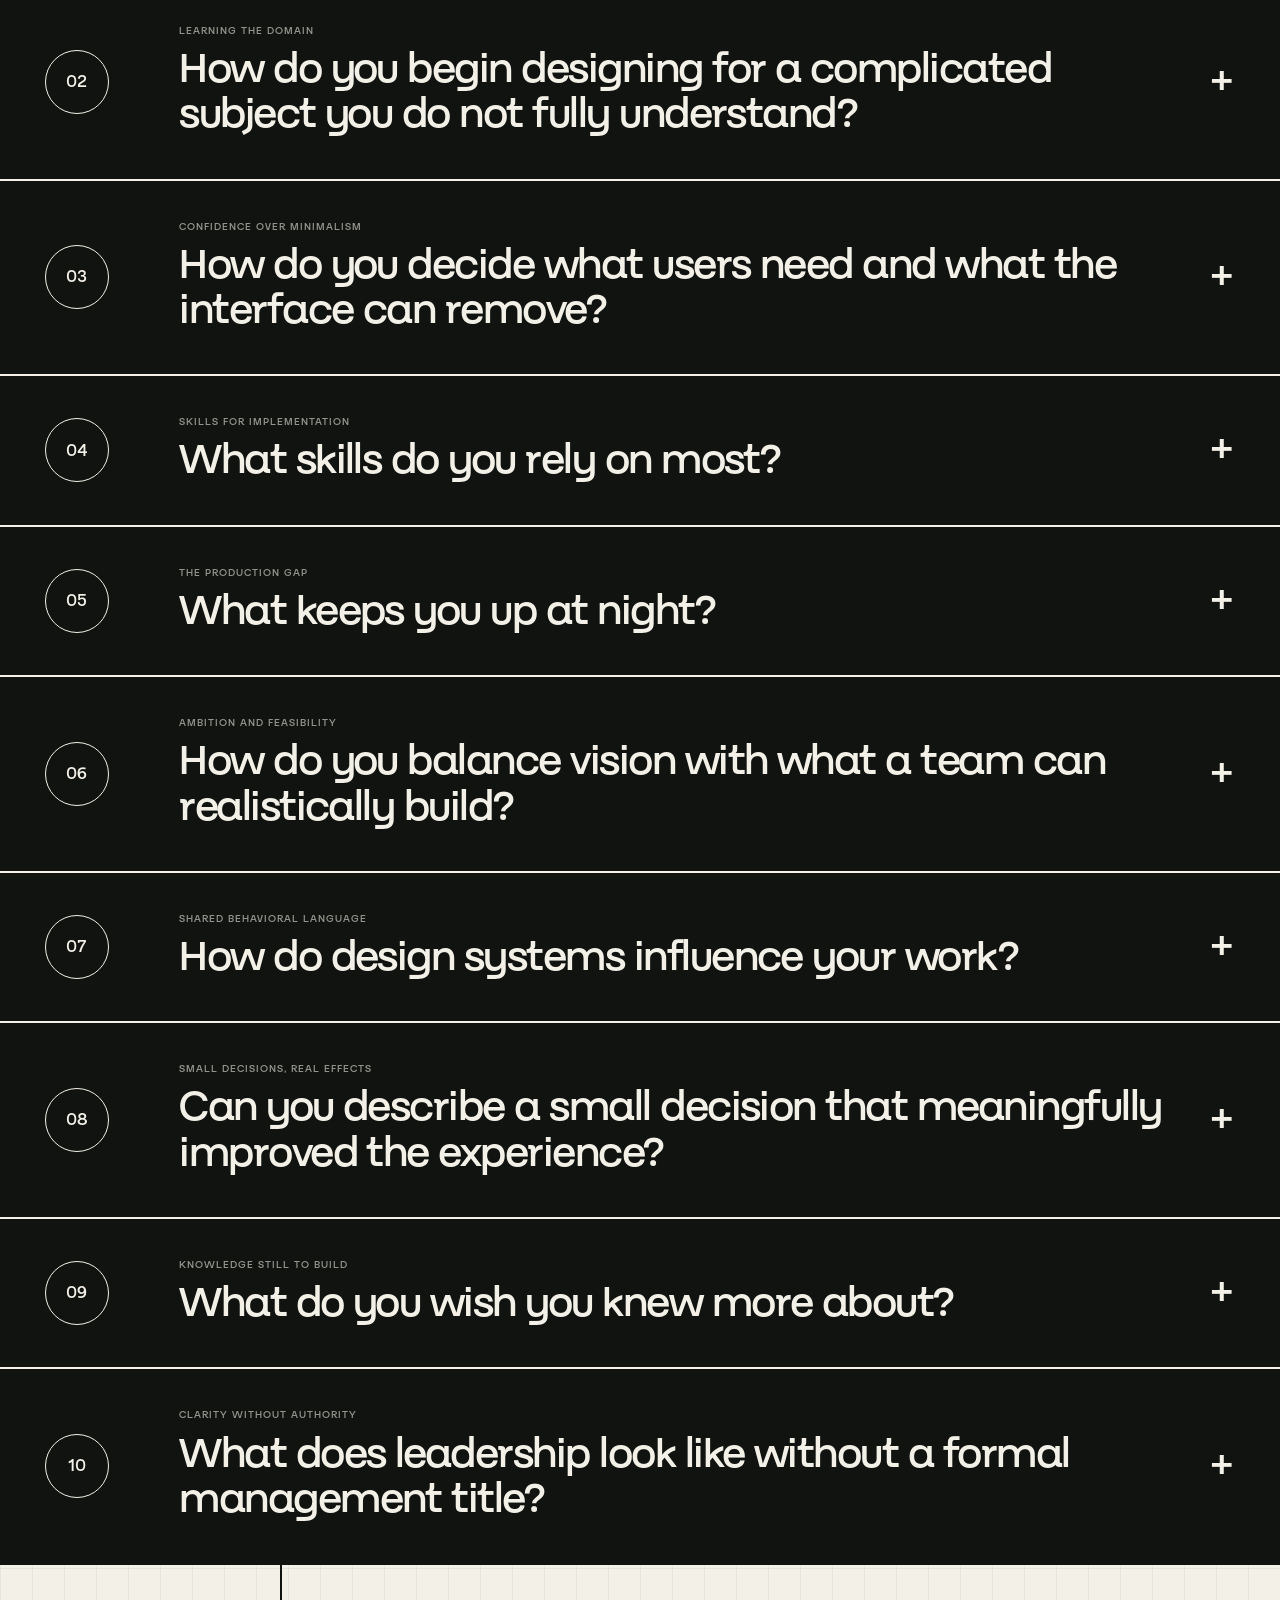
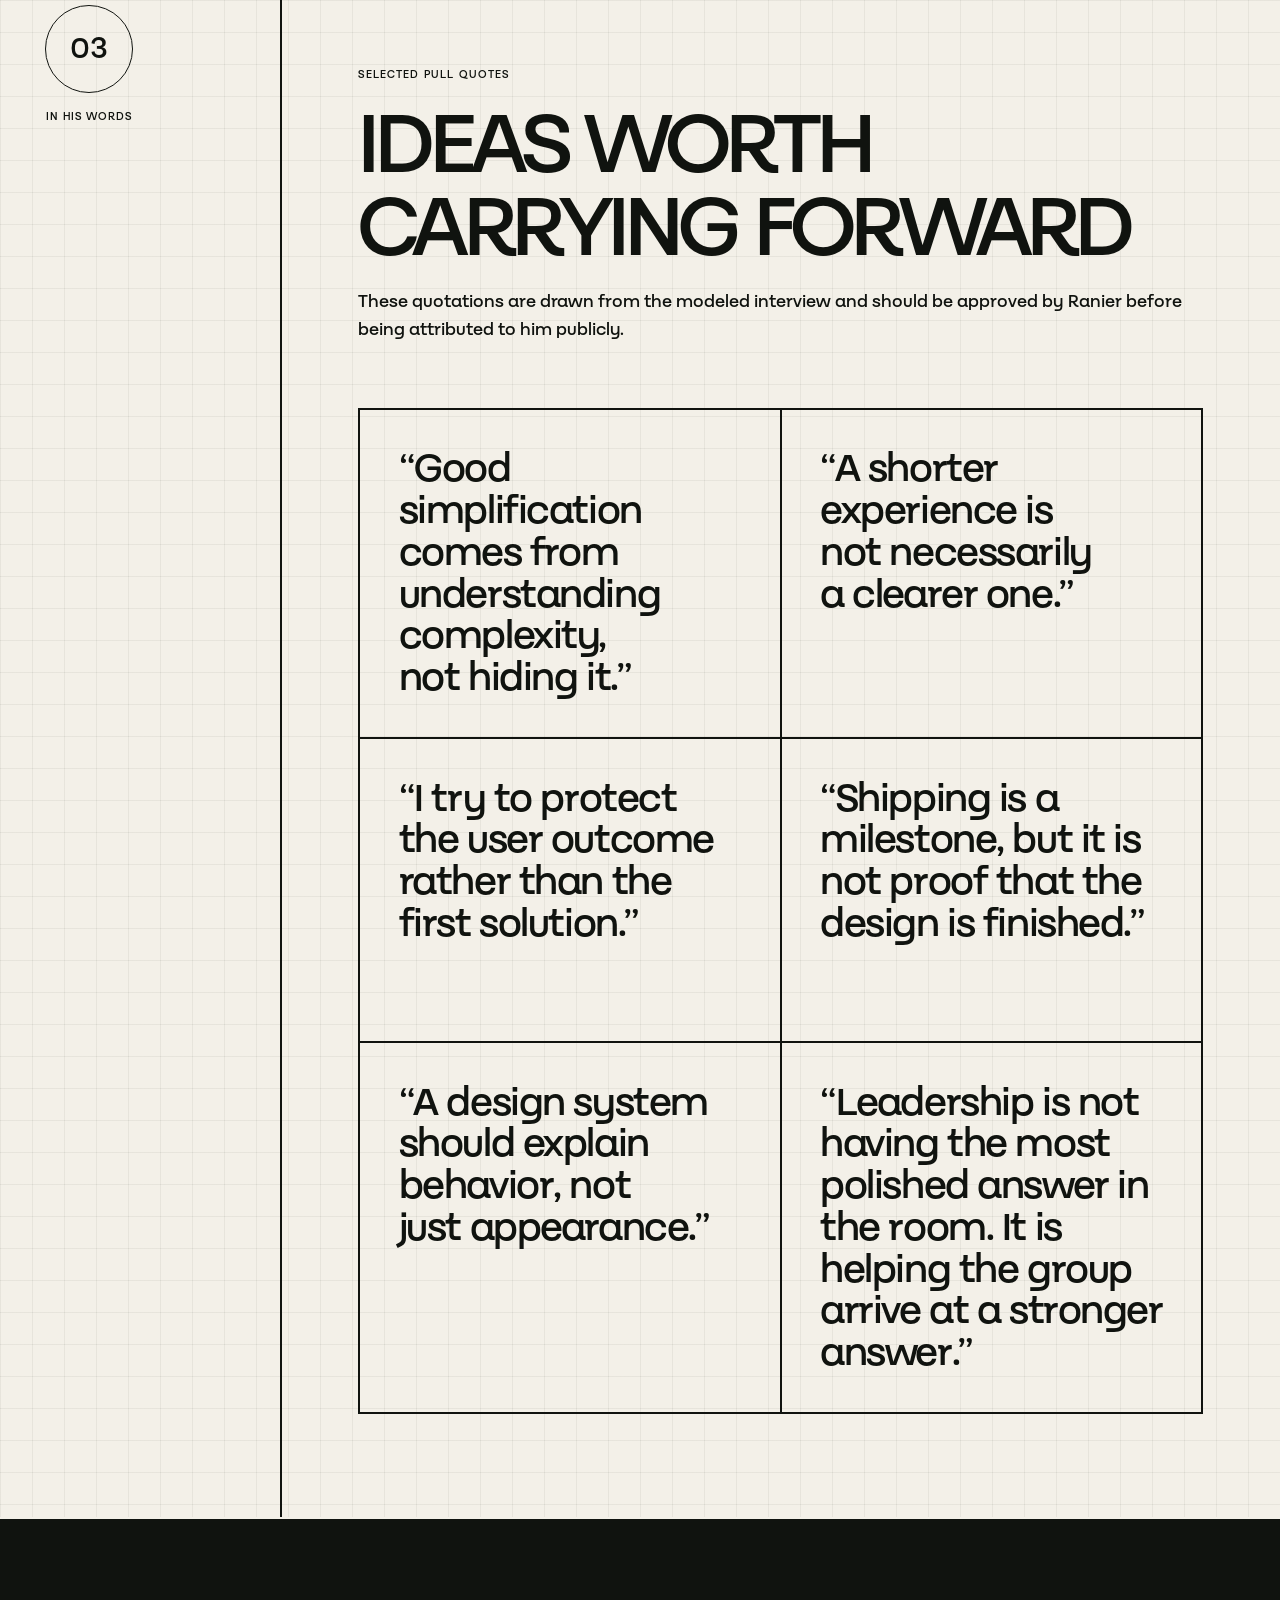
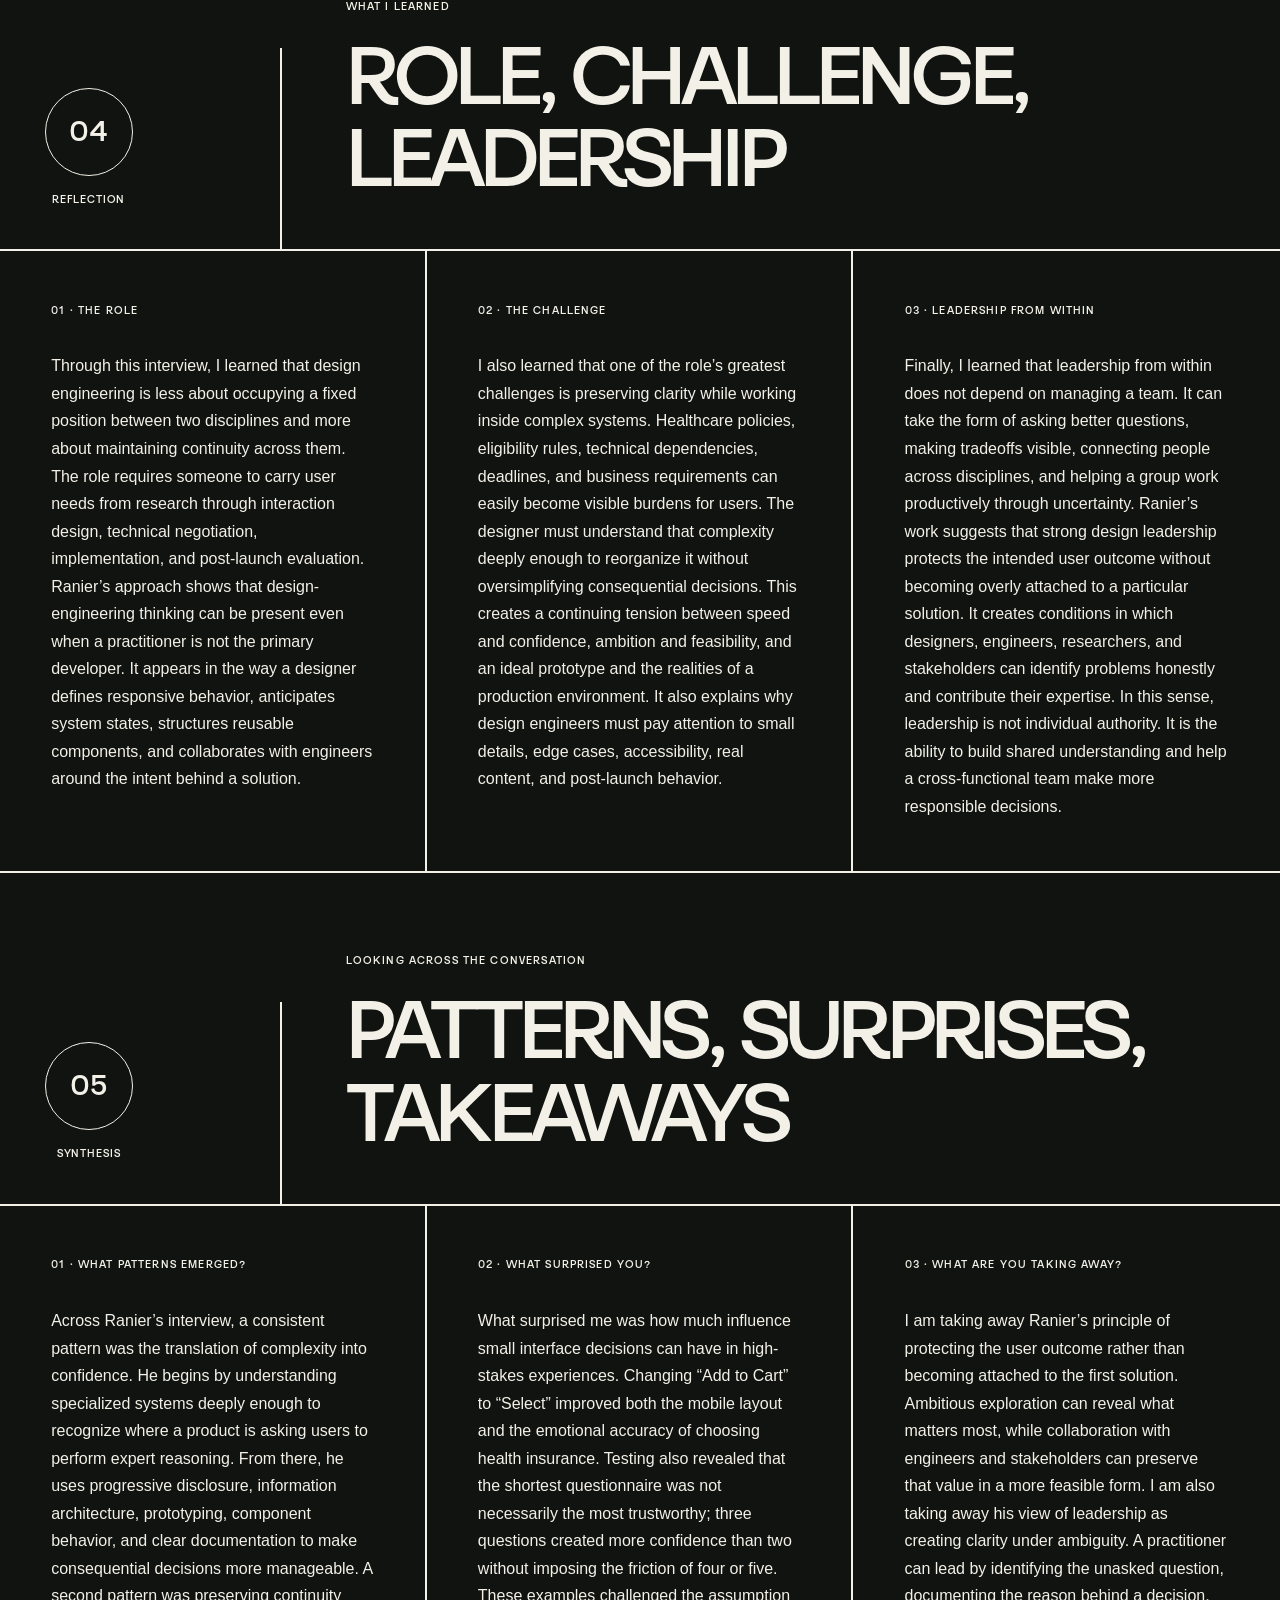
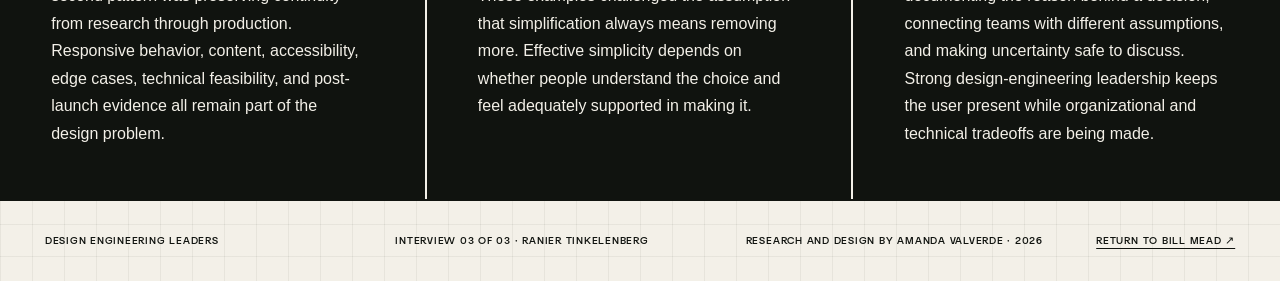
<file: ranier-tinkelenberg.html>
<!doctype html>
<html lang="en">
<head>
  <meta charset="UTF-8">
  <meta name="viewport" content="width=device-width, initial-scale=1.0">
  <meta name="description" content="Amanda Valverde interviews product and interaction designer Ranier Tinkelenberg about complexity, design systems, production delivery, and leadership from within.">
  <meta name="theme-color" content="#f3f0e8">
  <title>Ranier Tinkelenberg | Design Engineering Leaders</title>
  <link rel="stylesheet" href="styles.css">
  <script src="script.js" defer></script>
</head>
<body>
  <a class="skip-link" href="#main">Skip to interview</a>
  <header class="site-header" data-header>
    <a class="brand" href="index.html" aria-label="Design Engineering Leaders, Bill Mead interview"><span>DEL</span><span>Design Engineering Leaders</span></a>
    <p class="header-credit">INTERVIEWS BY AMANDA VALVERDE</p>
    <button class="menu-button" type="button" aria-expanded="false" aria-controls="site-nav"><span>Menu</span><span aria-hidden="true">+</span></button>
    <nav id="site-nav" class="site-nav" aria-label="Primary navigation">
      <a href="index.html">Bill Mead</a>
      <a href="jason-sutter.html">Jason Sutter</a>
      <a href="#top" aria-current="page">Ranier Tinkelenberg</a>
      <button class="theme-toggle" type="button" data-theme-toggle aria-pressed="false"><span aria-hidden="true">◐</span><span data-theme-label>Dark mode</span></button>
    </nav>
  </header>

  <main id="main">
    <section class="hero" id="top" aria-labelledby="hero-title">
      <div class="hero-identity">
        <div class="hero-name hero-name--ranier" aria-label="Ranier Tinkelenberg"><span>RANIER</span><span>TINKELENBERG</span></div>
        <nav class="hero-anchor-links" aria-label="Ranier Tinkelenberg page sections">
          <a href="#introduction">Introduction</a>
          <a href="#interview">Interview</a>
          <a href="#in-his-words">In his words</a>
          <a href="#reflection">Reflection</a>
          <a href="#synthesis">Synthesis</a>
        </nav>
        <a class="scroll-cue" href="#introduction">Read the interview <span aria-hidden="true">↓</span></a>
      </div>
      <div class="hero-module">
        <div class="module-top"><span class="crosshair" aria-hidden="true"><i></i></span><span class="issue-number">03</span></div>
        <div class="module-title"><h1 id="hero-title">On clarity<br>&amp; outcomes</h1></div>
        <div class="module-bottom"><span class="interview-label">Interview 03 of 03</span><span class="mini-grid" aria-hidden="true"></span></div>
      </div>
    </section>

    <section class="introduction ruled-section" id="introduction" aria-labelledby="intro-title">
      <div class="section-marker"><span>01</span><p>Introduction</p></div>
      <div class="intro-copy">
        <p class="eyebrow">Product designer · Interaction designer · Systems thinker</p>
        <h2 id="intro-title">Ranier Tinkelenberg translates complexity into coherent, buildable interactions.</h2>
        <p class="standfirst">Ranier and I were fellow volunteers at Capitol Creative Alliance, a nonprofit based in Sacramento, California. He is a mid-to-senior-level product and interaction designer whose practice connects user research, interface design, prototyping, design systems, and production delivery. His experience includes simplifying complex healthcare and financial experiences, leading discovery for emerging products, and collaborating with product managers, engineers, researchers, content designers, and business stakeholders.</p>
        <p>Ranier approaches design engineering as the work of translating human needs and organizational requirements into coherent, buildable interactions. His projects demonstrate particular attention to mobile usability, information architecture, progressive disclosure, healthcare literacy, and the small interface decisions that reduce cognitive load. Working primarily through Figma and interactive prototypes, he operates close to front-end implementation by defining component behavior, responsive patterns, interaction logic, and production-ready specifications.</p>
      </div>
    </section>

    <section class="interview" id="interview" aria-labelledby="interview-title">
      <header class="interview-header">
        <div class="section-marker light-marker"><span>02</span><p>Interview</p></div>
        <div><p class="eyebrow">Ten questions · Full responses</p><h2 id="interview-title">The conversation</h2><p>A mid-to-senior perspective on simplifying consequential systems while preserving user confidence, technical feasibility, and design intent.</p></div>
        <button class="expand-all" type="button" data-expand-all aria-pressed="false">Expand all</button>
      </header>

      <div class="question-list">
        <article class="question-card">
          <button class="question-toggle" type="button" aria-expanded="true" aria-controls="ranier-answer-01"><span class="question-number">01</span><span class="question-copy"><small>Translation across disciplines</small>How do you define design engineering?</span><span class="toggle-mark" aria-hidden="true">−</span></button>
          <div class="answer" id="ranier-answer-01">
            <p class="speaker">Ranier</p>
            <p>I see design engineering as translation, but not simply translating a finished Figma file into code. It means translating among user needs, interaction behavior, business requirements, technical constraints, and the realities of production.</p>
            <p>A traditional handoff assumes that design ends before engineering begins. In practice, many of the most important design decisions happen after implementation questions emerge. What happens when content is longer than expected? How should a component respond on a smaller screen? What happens when data is missing, delayed, or contradictory? A design engineer stays involved in those questions because they affect the experience just as much as visual design does.</p>
            <p>Even when I am not writing the production code myself, I try to think in systems and behaviors rather than static screens. I want engineers to understand the intent behind a decision, and I want designers to understand what their decisions ask of the system.</p>
          </div>
        </article>

        <article class="question-card">
          <button class="question-toggle" type="button" aria-expanded="false" aria-controls="ranier-answer-02"><span class="question-number">02</span><span class="question-copy"><small>Learning the domain</small>How do you begin designing for a complicated subject you do not fully understand?</span><span class="toggle-mark" aria-hidden="true">+</span></button>
          <div class="answer" id="ranier-answer-02" hidden>
            <p class="speaker">Ranier</p>
            <p>The first step is admitting that I do not understand it yet. Designers can get into trouble when we assume that general UX knowledge is enough to solve a highly specialized problem. Before simplifying health insurance for someone else, I have to understand the terminology, policies, dependencies, and consequences myself.</p>
            <p>That does not mean becoming a healthcare or financial expert. It means learning enough to recognize where users are being asked to perform expert reasoning. On the Guided Shopping project, research showed that many participants could not confidently distinguish between an HMO and a PPO. That was not a failure on their part. It revealed that the product was expecting users to bring knowledge the experience had never taught them.</p>
            <p>The design opportunity was to integrate education into the decision rather than placing it in a glossary somewhere else. Good simplification comes from understanding complexity, not hiding it.</p>
          </div>
        </article>

        <article class="question-card">
          <button class="question-toggle" type="button" aria-expanded="false" aria-controls="ranier-answer-03"><span class="question-number">03</span><span class="question-copy"><small>Confidence over minimalism</small>How do you decide what users need and what the interface can remove?</span><span class="toggle-mark" aria-hidden="true">+</span></button>
          <div class="answer" id="ranier-answer-03" hidden>
            <p class="speaker">Ranier</p>
            <p>I look for the smallest amount of information that allows someone to make a confident decision. Minimalism by itself is not always helpful. If we remove too much, an experience can feel fast but untrustworthy. If we ask for too much, people become frustrated or abandon the process.</p>
            <p>We saw that tension while testing the Guided Shopping questionnaire. Two questions felt easy, but some users doubted whether such limited information could produce a meaningful recommendation. Four or five questions felt more comprehensive, but the additional effort increased friction and made the recommendation logic more complicated. Three questions provided a better balance between speed and credibility.</p>
            <p>That taught me to evaluate simplicity through user confidence, not merely the number of screens or fields. A shorter experience is not necessarily a clearer one.</p>
          </div>
        </article>

        <article class="question-card">
          <button class="question-toggle" type="button" aria-expanded="false" aria-controls="ranier-answer-04"><span class="question-number">04</span><span class="question-copy"><small>Skills for implementation</small>What skills do you rely on most?</span><span class="toggle-mark" aria-hidden="true">+</span></button>
          <div class="answer" id="ranier-answer-04" hidden>
            <p class="speaker">Ranier</p>
            <p>Systems thinking is probably the most important. I need to understand how one interaction affects everything downstream, including content, validation, data requirements, responsive behavior, accessibility, and engineering effort.</p>
            <p>Prototyping is another essential skill because it allows me to communicate behavior rather than expecting everyone to interpret a static screen in the same way. I also rely heavily on information architecture, component thinking, usability testing, and clear documentation.</p>
            <p>The less visible skill is communication. A designer working close to engineering has to explain why a behavior matters without treating personal preference as evidence. You also need enough technical fluency to ask useful questions and recognize when a seemingly small design decision creates significant implementation complexity.</p>
          </div>
        </article>

        <article class="question-card">
          <button class="question-toggle" type="button" aria-expanded="false" aria-controls="ranier-answer-05"><span class="question-number">05</span><span class="question-copy"><small>The production gap</small>What keeps you up at night?</span><span class="toggle-mark" aria-hidden="true">+</span></button>
          <div class="answer" id="ranier-answer-05" hidden>
            <p class="speaker">Ranier</p>
            <p>I worry about the gap between the experience we tested and the experience people eventually receive. A prototype operates in controlled conditions. A live product has real content, imperfect data, slow connections, accessibility requirements, edge cases, policy changes, and legacy systems.</p>
            <p>I also think about people who are already entering an experience with anxiety or limited confidence. In healthcare, for example, an unclear recommendation or eligibility question can affect more than task completion. It can influence whether someone feels capable of making an important decision about their health or finances.</p>
            <p>That is why post-launch QA matters. Shipping is a milestone, but it is not proof that the design is finished. We have to keep checking whether the implemented experience preserves the clarity and intent of what we designed.</p>
          </div>
        </article>

        <article class="question-card">
          <button class="question-toggle" type="button" aria-expanded="false" aria-controls="ranier-answer-06"><span class="question-number">06</span><span class="question-copy"><small>Ambition and feasibility</small>How do you balance vision with what a team can realistically build?</span><span class="toggle-mark" aria-hidden="true">+</span></button>
          <div class="answer" id="ranier-answer-06" hidden>
            <p class="speaker">Ranier</p>
            <p>I like giving the team permission to explore the ambitious version before reducing the scope. Starting with feasibility alone can cause everyone to reproduce what already exists.</p>
            <p>On the Guided Shopping project, we developed a “Blue Sky” version and then worked with stakeholders and engineers to determine what was achievable within the deadline. That made the tradeoffs more explicit. Instead of saying, “We cannot do that,” we could ask which part of the idea created the most value and how we might preserve it in a smaller form.</p>
            <p>The key is not becoming attached to a particular interface. I try to protect the user outcome rather than the first solution. A feature can change significantly while still preserving its underlying purpose.</p>
          </div>
        </article>

        <article class="question-card">
          <button class="question-toggle" type="button" aria-expanded="false" aria-controls="ranier-answer-07"><span class="question-number">07</span><span class="question-copy"><small>Shared behavioral language</small>How do design systems influence your work?</span><span class="toggle-mark" aria-hidden="true">+</span></button>
          <div class="answer" id="ranier-answer-07" hidden>
            <p class="speaker">Ranier</p>
            <p>A design system gives a team a shared language. It helps designers and engineers make decisions consistently instead of rebuilding the same patterns for every feature.</p>
            <p>But a design system is more than a collection of colors, buttons, and input fields. It should explain behavior. What happens when a label wraps? What states does the component support? How does it respond to keyboard input? What happens on mobile? What are the content limitations? Those rules are where design systems become genuinely useful to implementation.</p>
            <p>Systems also free designers to focus on higher-level problems. When foundational patterns are dependable, the team can spend more time improving the journey and less time debating the construction of every individual screen.</p>
          </div>
        </article>

        <article class="question-card">
          <button class="question-toggle" type="button" aria-expanded="false" aria-controls="ranier-answer-08"><span class="question-number">08</span><span class="question-copy"><small>Small decisions, real effects</small>Can you describe a small decision that meaningfully improved the experience?</span><span class="toggle-mark" aria-hidden="true">+</span></button>
          <div class="answer" id="ranier-answer-08" hidden>
            <p class="speaker">Ranier</p>
            <p>On the mobile plan-comparison experience, we changed “Add to Cart” to “Select.” The original label wrapped when three plans appeared side by side, disrupting the layout at a moment when users needed to compare information quickly.</p>
            <p>“Select” was shorter, but it also described the action more accurately. Choosing health insurance does not feel like putting a retail product into a shopping cart. The revised language improved the visual structure and better matched the emotional weight of the decision.</p>
            <p>We also used alternating row shading to help people scan across dense comparison tables. Neither choice would be considered a headline feature, but these details reduce cognitive load. A considered experience is often built from decisions users may never consciously notice.</p>
          </div>
        </article>

        <article class="question-card">
          <button class="question-toggle" type="button" aria-expanded="false" aria-controls="ranier-answer-09"><span class="question-number">09</span><span class="question-copy"><small>Knowledge still to build</small>What do you wish you knew more about?</span><span class="toggle-mark" aria-hidden="true">+</span></button>
          <div class="answer" id="ranier-answer-09" hidden>
            <p class="speaker">Ranier</p>
            <p>I would like even deeper knowledge of front-end architecture and the systems behind the interfaces I design. Understanding code changes how you think about components, states, responsiveness, and reuse. It also helps you distinguish between a design that is visually complete and one that is behaviorally complete.</p>
            <p>I would also like more consistent access to post-launch evidence. Designers often conduct research before release and then move to another project shortly after launch. Product analytics, support issues, accessibility findings, and engineering observations can reveal whether our assumptions held up in real conditions.</p>
            <p>The more clearly I can connect design decisions to outcomes, the more responsibly I can advocate for users and help the team prioritize future work.</p>
          </div>
        </article>

        <article class="question-card">
          <button class="question-toggle" type="button" aria-expanded="false" aria-controls="ranier-answer-10"><span class="question-number">10</span><span class="question-copy"><small>Clarity without authority</small>What does leadership look like without a formal management title?</span><span class="toggle-mark" aria-hidden="true">+</span></button>
          <div class="answer" id="ranier-answer-10" hidden>
            <p class="speaker">Ranier</p>
            <p>Leadership often looks like creating clarity when a team is surrounded by ambiguity. It might mean identifying the question nobody has asked, connecting two teams that are working from different assumptions, or documenting why a decision was made so the team does not repeatedly revisit it.</p>
            <p>It also means knowing when to challenge an idea and when to let go of your own. A design leader should make it safer for researchers, designers, engineers, and stakeholders to expose uncertainty. If people feel they must defend every early idea, the team will hide problems until they become expensive.</p>
            <p>For me, leadership is not having the most polished answer in the room. It is helping the group arrive at a stronger answer and making sure the user does not disappear while organizational and technical decisions are being made.</p>
          </div>
        </article>
      </div>
    </section>

    <section class="pull-quotes ruled-section" id="in-his-words" aria-labelledby="quotes-title">
      <div class="section-marker"><span>03</span><p>In his words</p></div>
      <div class="quotes-content">
        <p class="eyebrow">Selected pull quotes</p><h2 id="quotes-title">Ideas worth carrying forward</h2>
        <p>These quotations are drawn from the modeled interview and should be approved by Ranier before being attributed to him publicly.</p>
        <div class="quotes-grid">
          <blockquote>“Good simplification comes from understanding complexity, not hiding it.”</blockquote>
          <blockquote>“A shorter experience is not necessarily a clearer one.”</blockquote>
          <blockquote>“I try to protect the user outcome rather than the first solution.”</blockquote>
          <blockquote>“Shipping is a milestone, but it is not proof that the design is finished.”</blockquote>
          <blockquote>“A design system should explain behavior, not just appearance.”</blockquote>
          <blockquote>“Leadership is not having the most polished answer in the room. It is helping the group arrive at a stronger answer.”</blockquote>
        </div>
      </div>
    </section>

    <section class="reflection" id="reflection" aria-labelledby="reflection-title">
      <header class="reflection-header"><div class="section-marker light-marker"><span>04</span><p>Reflection</p></div><div><p class="eyebrow">What I learned</p><h2 id="reflection-title">Role, challenge, leadership</h2></div></header>
      <div class="reflection-grid">
        <article><span>01 · The role</span><p>Through this interview, I learned that design engineering is less about occupying a fixed position between two disciplines and more about maintaining continuity across them. The role requires someone to carry user needs from research through interaction design, technical negotiation, implementation, and post-launch evaluation. Ranier’s approach shows that design-engineering thinking can be present even when a practitioner is not the primary developer. It appears in the way a designer defines responsive behavior, anticipates system states, structures reusable components, and collaborates with engineers around the intent behind a solution.</p></article>
        <article><span>02 · The challenge</span><p>I also learned that one of the role’s greatest challenges is preserving clarity while working inside complex systems. Healthcare policies, eligibility rules, technical dependencies, deadlines, and business requirements can easily become visible burdens for users. The designer must understand that complexity deeply enough to reorganize it without oversimplifying consequential decisions. This creates a continuing tension between speed and confidence, ambition and feasibility, and an ideal prototype and the realities of a production environment. It also explains why design engineers must pay attention to small details, edge cases, accessibility, real content, and post-launch behavior.</p></article>
        <article><span>03 · Leadership from within</span><p>Finally, I learned that leadership from within does not depend on managing a team. It can take the form of asking better questions, making tradeoffs visible, connecting people across disciplines, and helping a group work productively through uncertainty. Ranier’s work suggests that strong design leadership protects the intended user outcome without becoming overly attached to a particular solution. It creates conditions in which designers, engineers, researchers, and stakeholders can identify problems honestly and contribute their expertise. In this sense, leadership is not individual authority. It is the ability to build shared understanding and help a cross-functional team make more responsible decisions.</p></article>
      </div>
    </section>

    <section class="reflection synthesis" id="synthesis" aria-labelledby="synthesis-title">
      <header class="reflection-header"><div class="section-marker light-marker"><span>05</span><p>Synthesis</p></div><div><p class="eyebrow">Looking across the conversation</p><h2 id="synthesis-title">Patterns, surprises, takeaways</h2></div></header>
      <div class="reflection-grid">
        <article><span>01 · What patterns emerged?</span><p>Across Ranier’s interview, a consistent pattern was the translation of complexity into confidence. He begins by understanding specialized systems deeply enough to recognize where a product is asking users to perform expert reasoning. From there, he uses progressive disclosure, information architecture, prototyping, component behavior, and clear documentation to make consequential decisions more manageable. A second pattern was preserving continuity from research through production. Responsive behavior, content, accessibility, edge cases, technical feasibility, and post-launch evidence all remain part of the design problem.</p></article>
        <article><span>02 · What surprised you?</span><p>What surprised me was how much influence small interface decisions can have in high-stakes experiences. Changing “Add to Cart” to “Select” improved both the mobile layout and the emotional accuracy of choosing health insurance. Testing also revealed that the shortest questionnaire was not necessarily the most trustworthy; three questions created more confidence than two without imposing the friction of four or five. These examples challenged the assumption that simplification always means removing more. Effective simplicity depends on whether people understand the choice and feel adequately supported in making it.</p></article>
        <article><span>03 · What are you taking away?</span><p>I am taking away Ranier’s principle of protecting the user outcome rather than becoming attached to the first solution. Ambitious exploration can reveal what matters most, while collaboration with engineers and stakeholders can preserve that value in a more feasible form. I am also taking away his view of leadership as creating clarity under ambiguity. A practitioner can lead by identifying the unasked question, documenting the reason behind a decision, connecting teams with different assumptions, and making uncertainty safe to discuss. Strong design-engineering leadership keeps the user present while organizational and technical tradeoffs are being made.</p></article>
      </div>
    </section>
  </main>

  <button class="back-to-top" type="button" data-back-to-top aria-label="Back to top" aria-hidden="true" tabindex="-1"><span aria-hidden="true">↑</span></button>

  <footer><p>Design Engineering Leaders</p><p>Interview 03 of 03 · Ranier Tinkelenberg</p><p>Research and design by Amanda Valverde · 2026</p><a href="index.html">Return to Bill Mead ↗</a></footer>
</body>
</html>
</file>
<file: styles.css>
@import url("https://fonts.googleapis.com/css2?family=Manrope:wght@400;500&display=swap");

@font-face {
  font-family: "Batica Sans";
  src: url("assets/fonts/batica-sans-regular.otf") format("opentype");
  font-style: normal;
  font-weight: 400;
  font-display: swap;
}

:root {
  --paper: #f3f0e8;
  --ink: #10130f;
  --muted: #6f716b;
  --line: rgba(16, 19, 15, 0.72);
  --hairline: rgba(16, 19, 15, 0.16);
  --grid-line: rgba(16, 19, 15, 0.055);
  --paper-94: rgba(243, 240, 232, 0.94);
  --paper-72: rgba(243, 240, 232, 0.72);
  --paper-58: rgba(243, 240, 232, 0.58);
  --paper-34: rgba(243, 240, 232, 0.34);
  --paper-08: rgba(243, 240, 232, 0.08);
  --sans: "Batica Sans", "Arial Narrow", Arial, sans-serif;
  --responses: "Manrope", Arial, sans-serif;
  color-scheme: light;
}

:root[data-theme="dark"] {
  --paper: #10130f;
  --ink: #f3f0e8;
  --muted: #a9aba4;
  --line: rgba(243, 240, 232, 0.72);
  --hairline: rgba(243, 240, 232, 0.16);
  --grid-line: rgba(243, 240, 232, 0.055);
  --paper-94: rgba(16, 19, 15, 0.94);
  --paper-72: rgba(16, 19, 15, 0.72);
  --paper-58: rgba(16, 19, 15, 0.58);
  --paper-34: rgba(16, 19, 15, 0.34);
  --paper-08: rgba(16, 19, 15, 0.08);
  color-scheme: dark;
}

* { box-sizing: border-box; }
html {
  scroll-behavior: smooth;
  -webkit-user-select: none;
  user-select: none;
}
body {
  margin: 0;
  color: var(--ink);
  background:
    linear-gradient(var(--grid-line) 1px, transparent 1px),
    linear-gradient(90deg, var(--grid-line) 1px, transparent 1px),
    var(--paper);
  background-size: 32px 32px;
  font-family: var(--sans);
  font-size: 18px;
  line-height: 1.55;
  font-synthesis: none;
  -webkit-font-smoothing: antialiased;
}
body::before {
  position: fixed;
  z-index: 1000;
  inset: 0;
  content: "";
  pointer-events: none;
  opacity: .26;
  mix-blend-mode: multiply;
  background-image: url("data:image/svg+xml,%3Csvg viewBox='0 0 180 180' xmlns='http://www.w3.org/2000/svg'%3E%3Cfilter id='n'%3E%3CfeTurbulence type='fractalNoise' baseFrequency='.8' numOctaves='4' stitchTiles='stitchTiles'/%3E%3C/filter%3E%3Crect width='100%25' height='100%25' filter='url(%23n)' opacity='.22'/%3E%3C/svg%3E");
}
a { color: inherit; text-underline-offset: 4px; }
button { color: inherit; font: inherit; }
p { text-wrap: pretty; }
h1, h2, blockquote { text-wrap: balance; }
.skip-link { position: fixed; z-index: 2000; top: 1rem; left: 1rem; padding: .6rem 1rem; color: var(--paper); background: var(--ink); transform: translateY(-180%); }
.skip-link:focus { transform: none; }

.site-header {
  position: fixed;
  z-index: 100;
  top: 0;
  left: 0;
  display: grid;
  width: 100%;
  grid-template-columns: auto 1fr auto;
  align-items: center;
  gap: 1.5rem;
  padding: .9rem 3.5vw;
  border-bottom: 1.5px solid transparent;
  font-size: .73rem;
  text-transform: uppercase;
  letter-spacing: .055em;
  transition: background .2s ease, border-color .2s ease;
}
.site-header.is-scrolled { border-color: var(--ink); background: var(--paper-94); backdrop-filter: blur(12px); }
.brand { display: inline-flex; align-items: center; gap: .65rem; text-decoration: none; }
.brand span:first-child { display: grid; width: 2.3rem; aspect-ratio: 1; place-items: center; border: 1.5px solid; border-radius: 50%; }
.header-credit { margin: 0; text-align: center; }
.site-nav { display: flex; gap: 1rem; align-items: center; }
.site-nav a { text-decoration: none; border-bottom: 1px solid transparent; }
.site-nav a:hover, .site-nav a:focus-visible { border-color: currentColor; }
.theme-toggle { display: inline-flex; align-items: center; gap: .4rem; padding: 0 0 .1rem; border: 0; border-bottom: 1px solid currentColor; background: transparent; cursor: pointer; font-size: inherit; text-transform: uppercase; letter-spacing: inherit; white-space: nowrap; }
.theme-toggle:hover, .theme-toggle:focus-visible { background: var(--ink); color: var(--paper); outline-offset: 4px; }
.menu-button { display: none; border: 0; background: transparent; text-transform: uppercase; }

.hero {
  position: relative;
  display: grid;
  height: 100svh;
  min-height: 100svh;
  grid-template-columns: 1.08fr .92fr;
  gap: 3.4vw;
  align-content: center;
  align-items: stretch;
  padding: clamp(5.5rem, 7vw, 7rem) 3.5vw 3.4vw;
  overflow: hidden;
}
.hero-identity {
  position: relative;
  display: flex;
  min-width: 0;
  flex-direction: column;
  justify-content: center;
}
.hero-name {
  display: flex;
  min-width: 0;
  flex-direction: column;
  justify-content: center;
  font-family: "Batica Sans", sans-serif;
  font-size: clamp(8rem, 16vw, 19rem);
  font-weight: 400;
  line-height: .78;
  letter-spacing: -.05em;
  text-transform: uppercase;
}
.hero-name span { display: block; white-space: nowrap; }
.hero-name--jason { font-size: clamp(6.5rem, 13.5vw, 16rem); line-height: .82; }
.hero-name--ranier { font-size: clamp(4.8rem, 8vw, 9.5rem); line-height: .88; }
.hero-anchor-links {
  display: flex;
  flex-wrap: wrap;
  gap: .65rem 1.4rem;
  align-items: center;
  margin-top: clamp(1.5rem, 3vw, 3rem);
  font-family: "Batica Sans", sans-serif;
  font-size: 1rem;
  line-height: 1;
  letter-spacing: .08em;
  text-transform: uppercase;
}
.hero-anchor-links a {
  padding-bottom: .3rem;
  border-bottom: 1.5px solid var(--ink);
  text-decoration: none;
}
.hero-anchor-links a:hover,
.hero-anchor-links a:focus-visible {
  background: var(--ink);
  color: var(--paper);
  outline-offset: 4px;
}
.hero-module { display: grid; min-width: 0; align-self: center; border: 2px solid var(--ink); background: var(--paper-34); grid-template-rows: clamp(7rem, 14vw, 14rem) auto clamp(5.25rem, 8vw, 7rem); }
.module-top { display: flex; align-items: center; justify-content: space-between; padding: 1.7rem 2rem; border-bottom: 2px solid; }
.crosshair { position: relative; display: block; width: 9rem; height: 5rem; }
.crosshair::before, .crosshair::after { position: absolute; content: ""; background: var(--ink); }
.crosshair::before { left: 50%; top: 0; width: 1.5px; height: 100%; }
.crosshair::after { left: 0; top: 50%; width: 100%; height: 1.5px; }
.crosshair i { position: absolute; z-index: 1; left: 50%; top: 50%; width: 1.6rem; height: 1.6rem; border: 1.5px solid; transform: translate(-50%, -50%); }
.issue-number { display: grid; width: clamp(6rem, 9vw, 9.25rem); aspect-ratio: 1; place-items: center; border: 2px solid; border-radius: 50%; font-size: clamp(3rem, 5.4vw, 6rem); line-height: 1; }
.module-title { display: flex; align-items: center; padding: clamp(1.5rem, 3vw, 3.2rem); }
.module-title h1 { margin: 0; font-size: clamp(3rem, 5.45vw, 6.2rem); font-weight: 400; line-height: .95; letter-spacing: -.045em; text-transform: uppercase; }
.module-bottom { display: flex; align-items: center; justify-content: space-between; gap: 1.5rem; padding: 1.25rem 1.6rem; border-top: 2px solid; }
.interview-label { padding: .55rem 1.35rem; border: 2px solid; border-radius: 999px; font-size: clamp(.8rem, 1.2vw, 1.2rem); line-height: 1; text-transform: uppercase; }
.mini-grid { width: clamp(5rem, 8vw, 9rem); height: 3rem; border: 2px solid; background: repeating-linear-gradient(90deg, transparent 0, transparent calc(16.666% - 1px), var(--ink) calc(16.666% - 1px), var(--ink) 16.666%), linear-gradient(transparent 48%, var(--ink) 48%, var(--ink) 52%, transparent 52%); }
.scroll-cue { position: absolute; left: 0; bottom: -.18em; font-size: .72rem; line-height: 1; text-transform: uppercase; letter-spacing: .08em; text-decoration: none; }

.ruled-section { display: grid; grid-template-columns: minmax(10rem, 22vw) 1fr; border-top: 2px solid; }
.section-marker { padding: 2.5rem 3.5vw; border-right: 2px solid; }
.section-marker span { display: grid; width: 5.5rem; aspect-ratio: 1; place-items: center; border: 1.5px solid; border-radius: 50%; font-size: 2rem; }
.section-marker p { width: 5.5rem; margin: 1rem 0 0; font-size: .72rem; text-align: center; text-transform: uppercase; letter-spacing: .08em; }
.intro-copy, .quotes-content { max-width: 76rem; padding: clamp(3rem, 8vw, 8rem) clamp(2rem, 6vw, 7rem); }
.eyebrow { margin: 0 0 1.25rem; font-size: .72rem; text-transform: uppercase; letter-spacing: .1em; }
.intro-copy h2, .quotes-content h2, .interview-header h2, .reflection-header h2 { margin: 0; font-size: clamp(3rem, 7vw, 7.8rem); font-weight: 400; line-height: .92; letter-spacing: -.055em; text-transform: uppercase; }
.standfirst { margin-top: 3rem; font-size: clamp(1.35rem, 2.2vw, 2.2rem); line-height: 1.35; }
.intro-copy > p:last-child { max-width: 54rem; }

.interview { color: var(--paper); background: var(--ink); }
.interview-header, .reflection-header { display: grid; grid-template-columns: minmax(10rem, 22vw) 1fr auto; gap: clamp(2rem, 5vw, 6rem); align-items: end; padding-right: 3.5vw; border-bottom: 2px solid var(--paper); }
.light-marker { border-color: var(--paper); }
.interview-header > div:nth-child(2), .reflection-header > div:nth-child(2) { padding: 5rem 0 3rem; }
.interview-header > div:nth-child(2) > p:last-child { max-width: 46rem; color: var(--paper-72); }
.expand-all { margin-bottom: 3rem; padding: .65rem 1.1rem; border: 1.5px solid var(--paper); border-radius: 999px; color: var(--paper); background: transparent; cursor: pointer; font-size: .72rem; text-transform: uppercase; letter-spacing: .08em; }
.expand-all:hover, .expand-all:focus-visible { color: var(--ink); background: var(--paper); }
.question-card { border-bottom: 2px solid var(--paper); }
.question-card:last-child { border-bottom: 0; }
.question-toggle { display: grid; width: 100%; grid-template-columns: minmax(4rem, 8vw) 1fr auto; gap: 2rem; align-items: center; padding: clamp(1.6rem, 3.2vw, 3.5rem) 3.5vw; border: 0; color: inherit; background: transparent; text-align: left; cursor: pointer; }
.question-toggle:hover, .question-toggle:focus-visible { background: var(--paper-08); }
.question-number { display: grid; width: 4rem; aspect-ratio: 1; place-items: center; border: 1.5px solid; border-radius: 50%; }
.question-copy { max-width: 68rem; font-size: clamp(1.8rem, 3.4vw, 4rem); line-height: 1.04; letter-spacing: -.035em; }
.question-copy small { display: block; margin-bottom: .65rem; color: var(--paper-58); font-size: .68rem; line-height: 1; letter-spacing: .09em; text-transform: uppercase; }
.toggle-mark { font-size: 3rem; font-weight: 300; line-height: 1; }
.answer { display: grid; grid-template-columns: minmax(4rem, 8vw) minmax(0, 50rem) 1fr; column-gap: 2rem; padding: 0 3.5vw 4.5rem; }
.answer[hidden] { display: none; }
.answer p { grid-column: 2; margin: 0 0 1.25rem; font-family: var(--responses); font-size: 1.05rem; line-height: 1.72; }
.answer .speaker { grid-column: 1; grid-row: 1 / span 8; margin: .2rem 0 0; font-family: var(--sans); font-size: .7rem; text-transform: uppercase; letter-spacing: .09em; }
.answer .answer-lede { font-family: var(--responses); font-size: clamp(2.5rem, 5vw, 6rem); font-weight: 500; line-height: .95; letter-spacing: -.04em; text-transform: uppercase; }
code { padding: .1rem .3rem; color: var(--ink); background: var(--paper); }

.quotes-content { max-width: none; }
.quotes-grid { display: grid; grid-template-columns: repeat(2, minmax(0, 1fr)); margin-top: 4rem; border-top: 2px solid; border-left: 2px solid; }
blockquote { min-height: 19rem; margin: 0; padding: clamp(1.5rem, 3vw, 3rem); border-right: 2px solid; border-bottom: 2px solid; font-size: clamp(1.75rem, 3.2vw, 3.8rem); line-height: 1.02; letter-spacing: -.035em; }

.reflection { color: var(--paper); background: var(--ink); border-top: 2px solid var(--paper); }
.reflection-grid { display: grid; grid-template-columns: repeat(3, minmax(0, 1fr)); }
.reflection-grid article { padding: clamp(2rem, 4vw, 4.5rem); border-right: 2px solid var(--paper); }
.reflection-grid article:last-child { border-right: 0; }
.reflection-grid span { display: block; margin-bottom: 2rem; font-size: .72rem; text-transform: uppercase; letter-spacing: .1em; }
.reflection-grid p { margin: 0; font-family: Arial, sans-serif; font-size: 1rem; line-height: 1.72; }
footer { display: grid; grid-template-columns: 1fr 1fr 1fr auto; gap: 1.5rem; align-items: center; padding: 2rem 3.5vw; border-top: 2px solid; font-size: .68rem; text-transform: uppercase; letter-spacing: .07em; }
footer p { margin: 0; }
.back-to-top {
  position: fixed;
  z-index: 90;
  right: 3.5vw;
  bottom: 3.5vw;
  display: grid;
  width: 5.5rem;
  aspect-ratio: 1;
  place-items: center;
  border: 1.5px solid var(--ink);
  border-radius: 50%;
  color: var(--ink);
  background: var(--paper-94);
  opacity: 0;
  visibility: hidden;
  pointer-events: none;
  cursor: pointer;
  font-size: 2rem;
  line-height: 1;
  transition: opacity 1s ease, visibility 0s linear 1s;
  backdrop-filter: blur(12px);
}
.back-to-top.is-visible { opacity: 1; visibility: visible; pointer-events: auto; transition: opacity 1s ease; }
.back-to-top:hover, .back-to-top:focus-visible { color: var(--paper); background: var(--ink); outline-offset: 4px; }

@media (min-width: 901px) and (max-width: 1100px) {
  .site-header { grid-template-columns: auto 1fr; }
  .header-credit { display: none; }
  .site-nav { justify-self: end; }
}

@media (max-width: 900px) {
  .site-header { grid-template-columns: 1fr auto; }
  .header-credit { display: none; }
  .menu-button { display: flex; gap: .7rem; cursor: pointer; }
  .site-nav { position: absolute; top: 100%; left: 0; display: none; width: 100%; flex-direction: column; align-items: stretch; padding: 1.25rem 3.5vw; border-block: 1.5px solid; background: var(--paper); }
  .site-nav.is-open { display: flex; }
  .hero { height: auto; min-height: auto; grid-template-columns: 1fr; gap: 2rem; padding-top: 7rem; }
  .hero-name { font-size: clamp(7rem, 28vw, 15rem); }
  .hero-name--jason { font-size: clamp(5.75rem, 23vw, 12rem); }
  .hero-name--ranier { font-size: clamp(4.7rem, 16vw, 8.5rem); }
  .hero-anchor-links { margin-bottom: 1rem; }
  .hero-module { grid-template-rows: 7rem auto 5rem; }
  .module-title h1 { font-size: clamp(3.1rem, 11vw, 6rem); }
  .scroll-cue { display: none; }
  .ruled-section { grid-template-columns: 1fr; }
  .section-marker { display: flex; align-items: center; gap: 1rem; padding: 1.25rem 3.5vw; border-right: 0; border-bottom: 2px solid; }
  .section-marker span { width: 3.5rem; }
  .section-marker p { width: auto; margin: 0; }
  .interview-header, .reflection-header { grid-template-columns: 1fr; gap: 0; padding-right: 0; }
  .interview-header > div:nth-child(2), .reflection-header > div:nth-child(2) { padding: 3rem 3.5vw; }
  .expand-all { justify-self: start; margin: 0 3.5vw 2rem; }
  .question-toggle { grid-template-columns: 3.5rem 1fr auto; gap: 1rem; }
  .question-number { width: 3.5rem; }
  .answer { grid-template-columns: 3.5rem 1fr; gap: 1rem; }
  .answer p { grid-column: 2; }
  .quotes-grid, .reflection-grid { grid-template-columns: 1fr; }
  blockquote { min-height: 0; }
  .reflection-grid article { border-right: 0; border-bottom: 2px solid var(--paper); }
  footer { grid-template-columns: 1fr 1fr; }
}

@media (max-width: 540px) {
  body { font-size: 16px; }
  .brand span:last-child { display: none; }
  .hero { padding-inline: 1rem; }
  .hero-name { font-size: 28vw; line-height: .8; }
  .hero-name--jason { font-size: 23vw; line-height: .84; }
  .hero-name--ranier { font-size: 15vw; line-height: .9; }
  .hero-module { grid-template-rows: 5.5rem auto 4rem; }
  .module-top { padding: 1rem; }
  .crosshair { width: 5rem; height: 3rem; }
  .module-title { padding: 1.35rem; }
  .module-title h1 { font-size: 12vw; }
  .issue-number { width: 4.25rem; font-size: 2rem; }
  .module-bottom { padding: .8rem; }
  .interview-label { padding: .48rem .72rem; font-size: .68rem; }
  .mini-grid { width: 4rem; height: 2rem; }
  .intro-copy, .quotes-content { padding-inline: 1.25rem; }
  .intro-copy h2, .quotes-content h2, .interview-header h2, .reflection-header h2 { font-size: 13vw; }
  .question-toggle { grid-template-columns: 2.8rem 1fr auto; gap: .7rem; padding-inline: 1rem; }
  .question-number { width: 2.8rem; font-size: .8rem; }
  .question-copy { font-size: 1.55rem; }
  .toggle-mark { font-size: 2rem; }
  .answer { display: block; padding-inline: 4.5rem 1rem; }
  .answer .speaker { margin-bottom: 1.5rem; }
  .back-to-top { right: 1rem; bottom: 1rem; width: 3.5rem; font-size: 1.45rem; }
  footer { grid-template-columns: 1fr; }
}

@media (prefers-reduced-motion: reduce) {
  html { scroll-behavior: auto; }
  .back-to-top, .back-to-top.is-visible { transition: none; }
}
</file>
